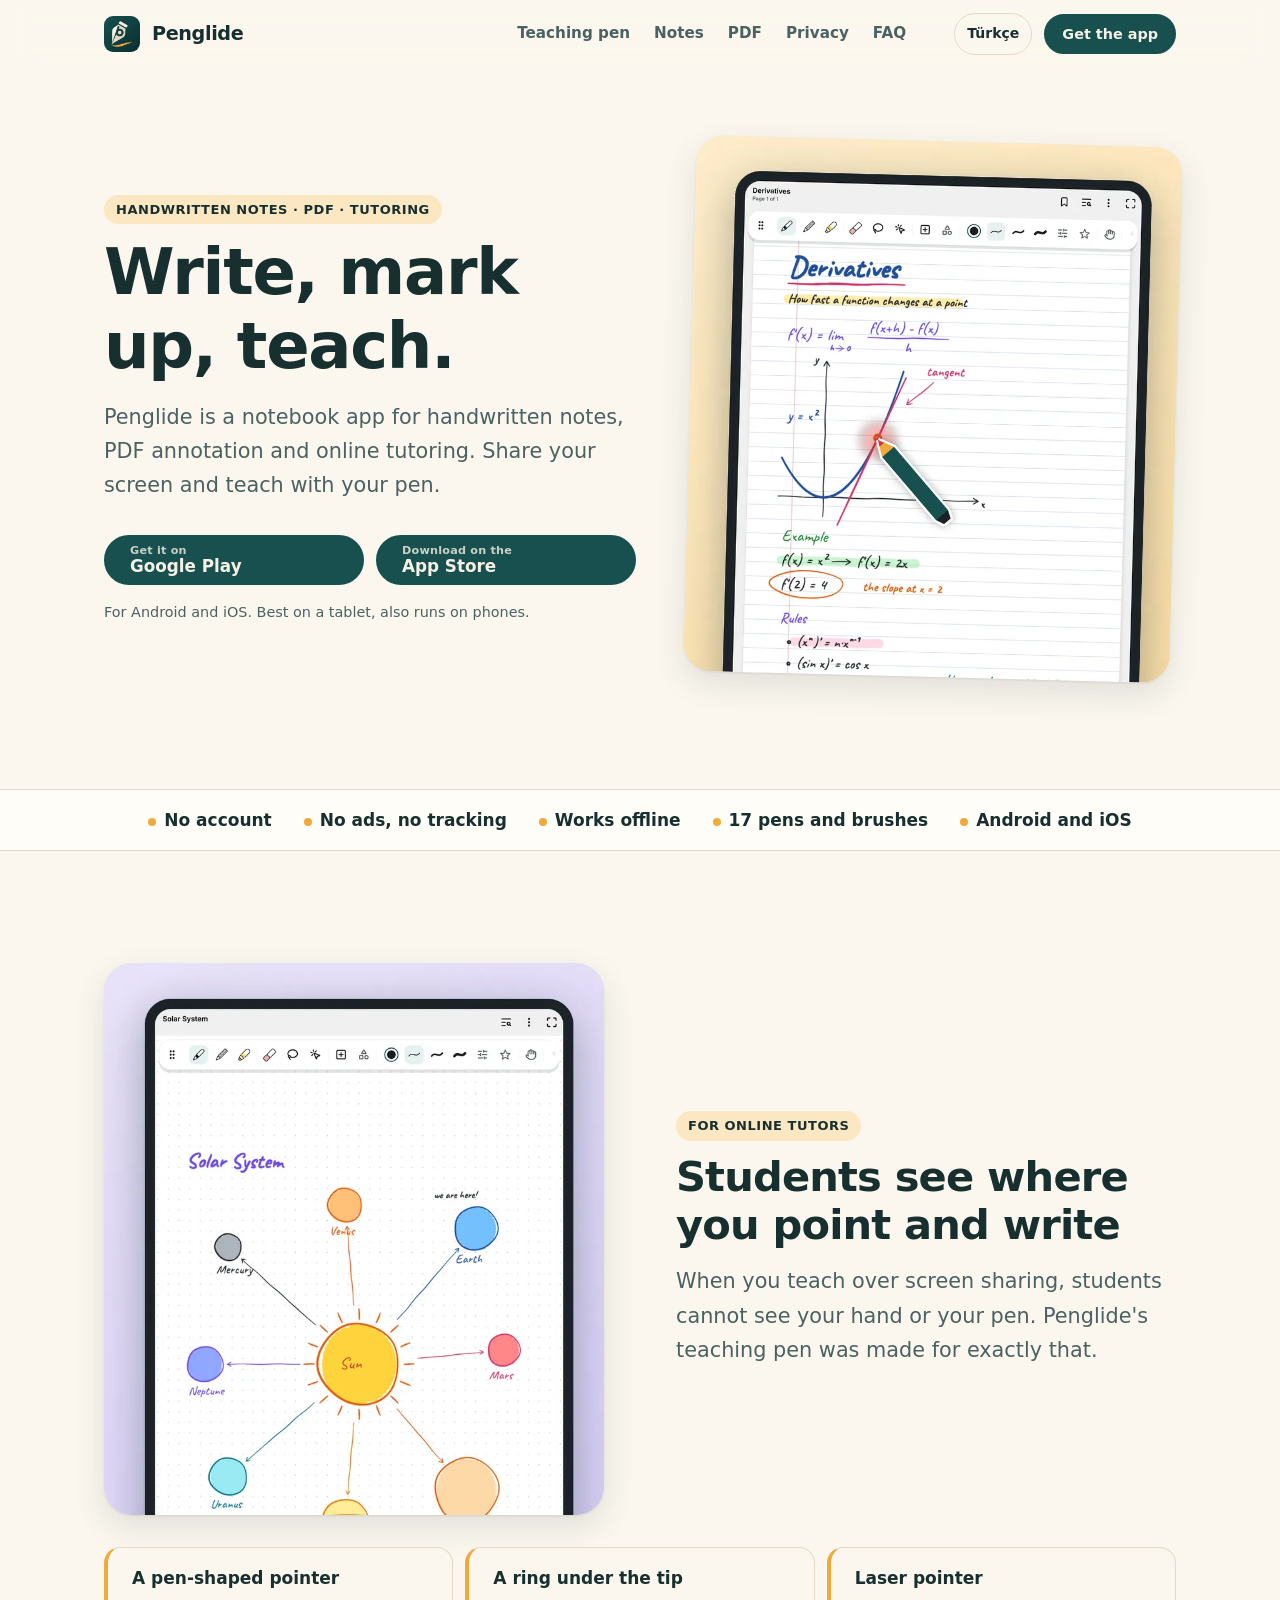
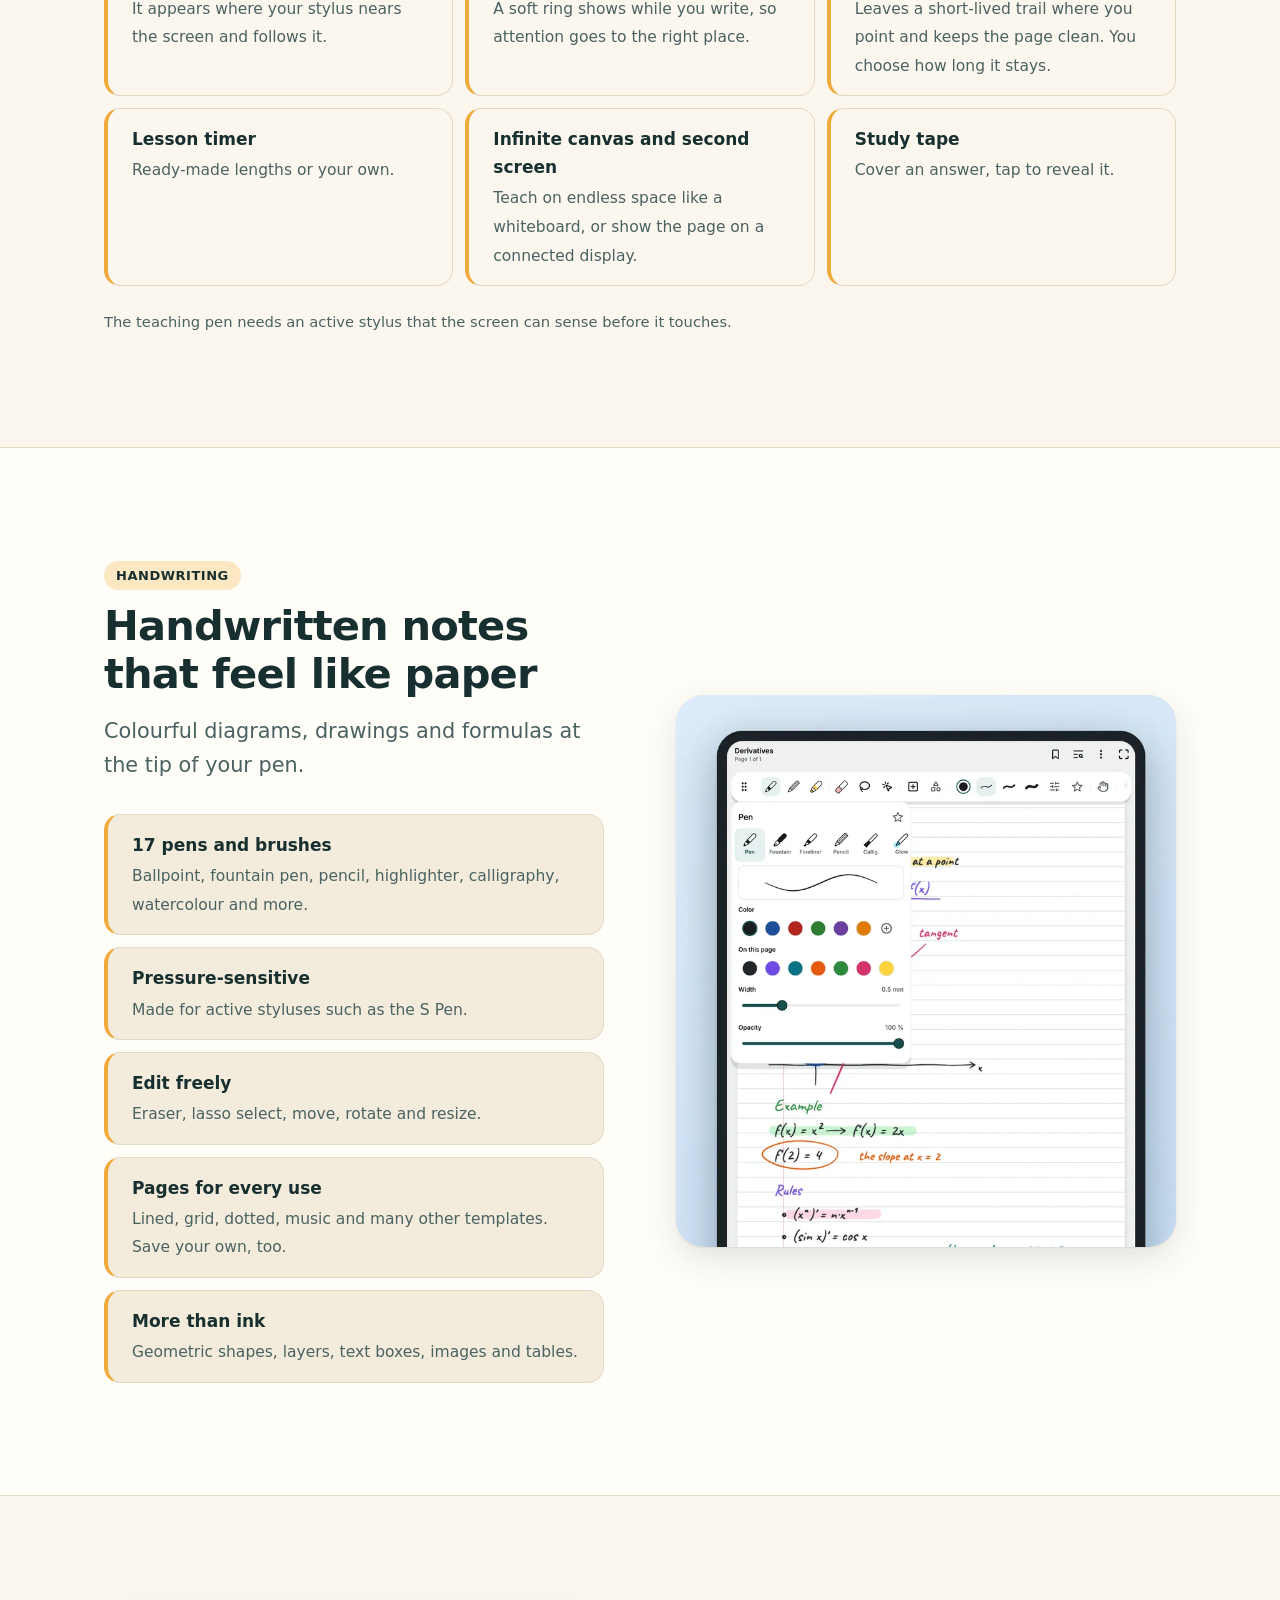
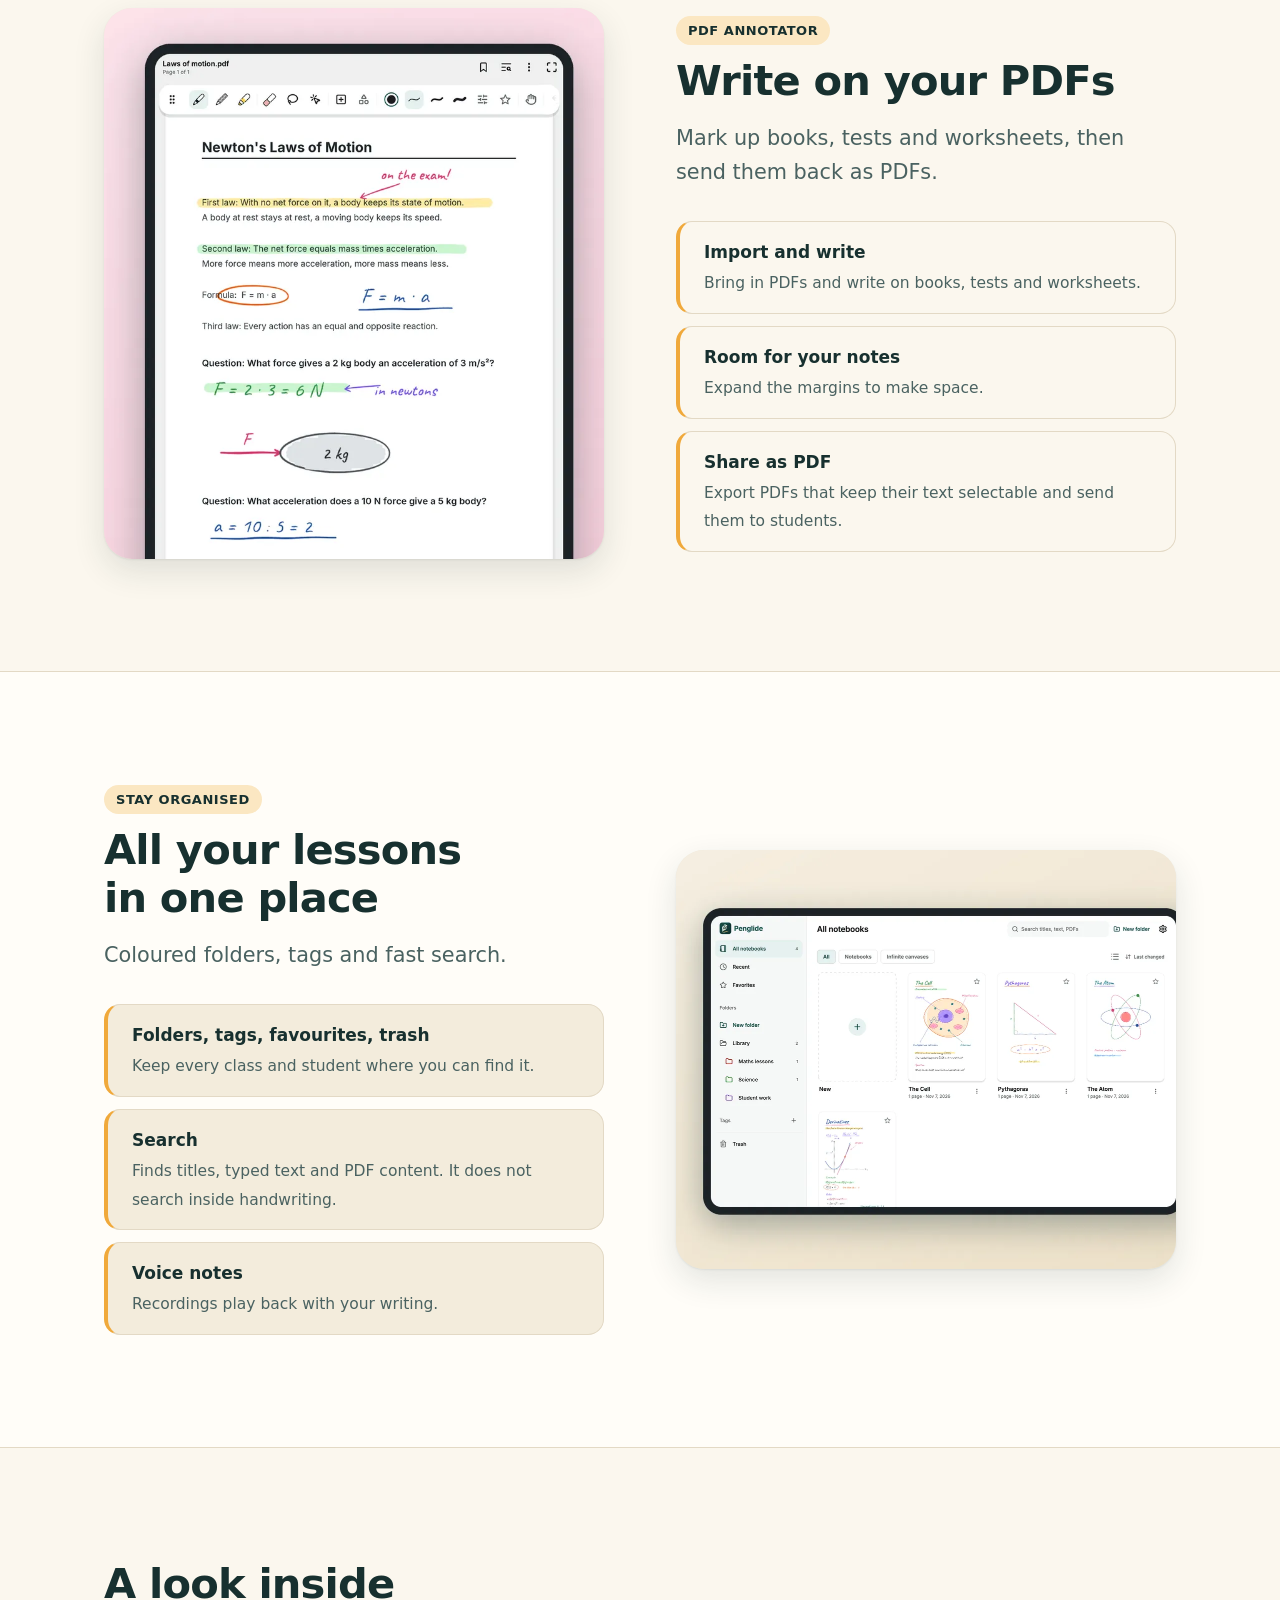
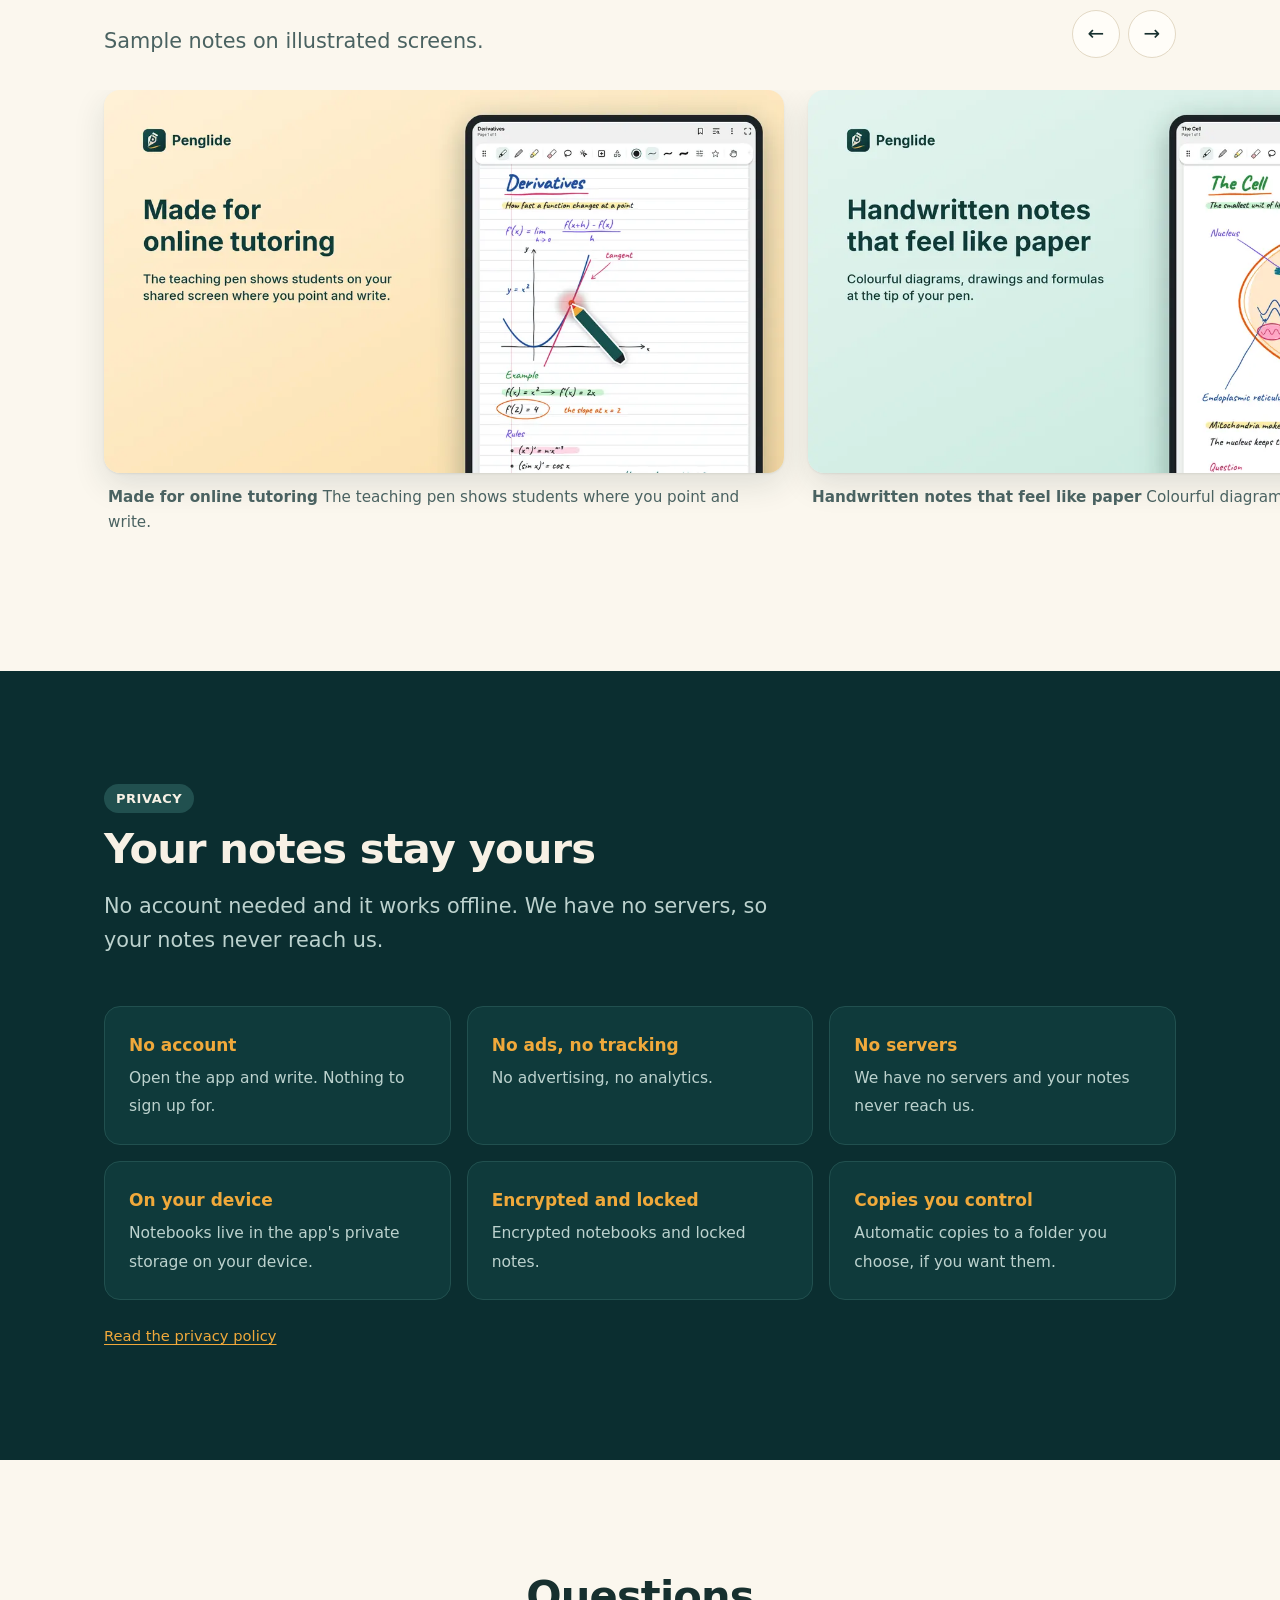
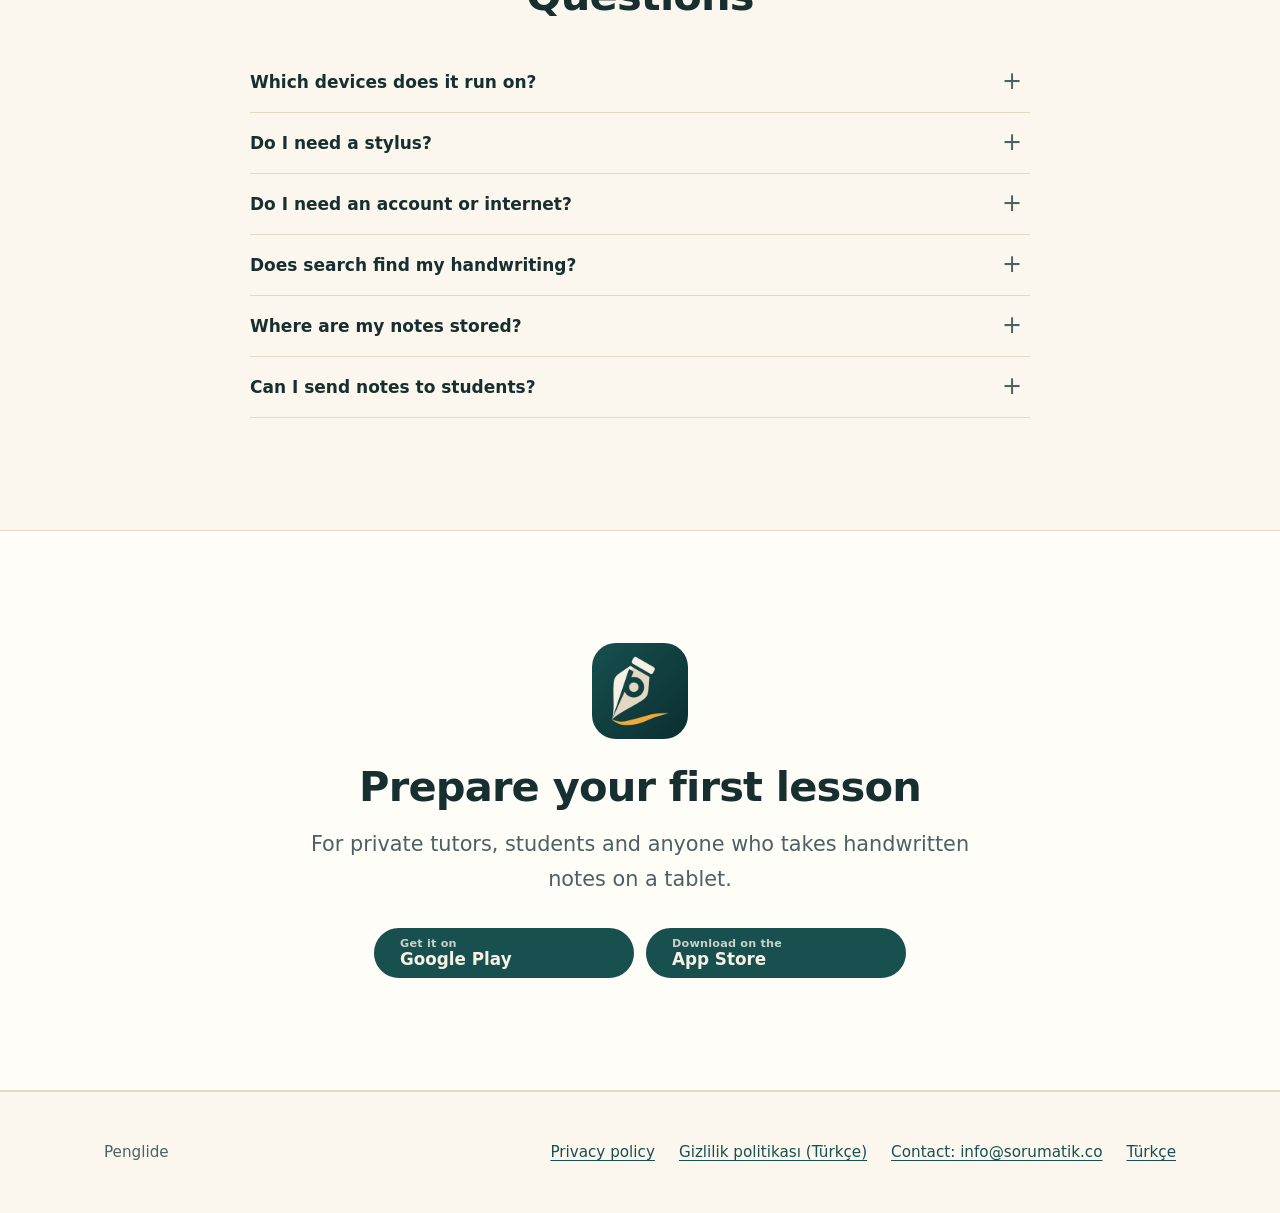
<file: index.html>
<!doctype html>
<html lang="en">
<head>
<meta charset="utf-8">
<meta name="viewport" content="width=device-width,initial-scale=1">
<title>Penglide – Notes, PDF and a pen pointer for online tutors</title>
<meta name="description" content="Penglide is a notebook app for handwritten notes, PDF annotation and online tutoring. A teaching pen shows students where you point. For Android and iOS. No account, no ads.">
<link rel="canonical" href="https://ozkanceng.github.io/penglide/">
<link rel="alternate" hreflang="en" href="https://ozkanceng.github.io/penglide/">
<link rel="alternate" hreflang="tr" href="https://ozkanceng.github.io/penglide/tr/">
<link rel="alternate" hreflang="x-default" href="https://ozkanceng.github.io/penglide/">
<meta name="theme-color" content="#0b2e30">
<meta property="og:type" content="website">
<meta property="og:site_name" content="Penglide">
<meta property="og:title" content="Penglide – Notes, PDF and a pen pointer for online tutors">
<meta property="og:description" content="Penglide is a notebook app for handwritten notes, PDF annotation and online tutoring. A teaching pen shows students where you point. For Android and iOS. No account, no ads.">
<meta property="og:url" content="https://ozkanceng.github.io/penglide/">
<meta property="og:image" content="https://ozkanceng.github.io/penglide/img/og-en.jpg">
<meta property="og:image:width" content="1024">
<meta property="og:image:height" content="500">
<meta property="og:locale" content="en_US">
<meta name="twitter:card" content="summary_large_image">
<link rel="icon" href="favicon.svg" type="image/svg+xml">
<link rel="apple-touch-icon" href="apple-touch-icon.png">
<link rel="stylesheet" href="assets/site.css">
<script type="application/ld+json">{"@context": "https://schema.org", "@type": "SoftwareApplication", "name": "Penglide", "applicationCategory": "ProductivityApplication", "operatingSystem": "Android, iOS", "description": "Penglide is a notebook app for handwritten notes, PDF annotation and online tutoring. A teaching pen shows students where you point. For Android and iOS. No account, no ads.", "url": "https://ozkanceng.github.io/penglide/", "image": "https://ozkanceng.github.io/penglide/img/og-en.jpg", "inLanguage": "en", "downloadUrl": "https://play.google.com/store/apps/details?id=co.sorumatik.penglide"}</script>
</head>
<body>
<a class="skip" href="#main">Skip to content</a>
<header class="site-header">
<div class="wrap bar">
<a class="brand" href="./"><img src="img/logo-256.png" width="36" height="36" alt="Penglide app icon">Penglide</a>
<nav class="nav" aria-label="Main"><a href="#teach">Teaching pen</a><a href="#notes">Notes</a><a href="#pdf">PDF</a><a href="#privacy">Privacy</a><a href="#faq">FAQ</a></nav>
<div class="bar-end">
<a class="lang" href="tr/" hreflang="tr" lang="tr">Türkçe</a>
<a class="btn" href="#get">Get the app</a>
</div>
</div>
</header>
<main id="main">
<div class="hero"><div class="wrap hero-grid">
<div>
<span class="eyebrow">Handwritten notes · PDF · Tutoring</span>
<h1>Write, mark up, teach.</h1>
<p class="lead">Penglide is a notebook app for handwritten notes, PDF annotation and online tutoring. Share your screen and teach with your pen.</p>
<div class="cta-row"><a class="btn store" href="https://play.google.com/store/apps/details?id=co.sorumatik.penglide" rel="noopener"><small>Get it on</small><span>Google Play</span></a><a class="btn store" href="https://apps.apple.com/app/id6832604634" rel="noopener"><small>Download on the</small><span>App Store</span></a></div>
<p class="note">For Android and iOS. Best on a tablet, also runs on phones.</p>
</div>
<div class="device"><img src="img/en-dev-1.webp" width="800" height="881" alt="A tablet showing a handwritten calculus page with the teaching pen pointing at a curve" fetchpriority="high" decoding="async"></div>
</div></div>
<div class="strip"><div class="wrap"><ul><li>No account</li><li>No ads, no tracking</li><li>Works offline</li><li>17 pens and brushes</li><li>Android and iOS</li></ul></div></div>

<section id="teach"><div class="wrap">
<div class="split flip">
<div class="device"><img src="img/en-dev-5.webp" width="800" height="881" alt="A tablet with an infinite canvas showing a hand-drawn solar system diagram" loading="lazy" decoding="async"></div>
<div><span class="eyebrow">For online tutors</span><h2>Students see where you point and write</h2><p class="lead">When you teach over screen sharing, students cannot see your hand or your pen. Penglide&#x27;s teaching pen was made for exactly that.</p></div>
</div>
<ul class="points cols"><li><b>A pen-shaped pointer</b><span>It appears where your stylus nears the screen and follows it.</span></li><li><b>A ring under the tip</b><span>A soft ring shows while you write, so attention goes to the right place.</span></li><li><b>Laser pointer</b><span>Leaves a short-lived trail where you point and keeps the page clean. You choose how long it stays.</span></li><li><b>Lesson timer</b><span>Ready-made lengths or your own.</span></li><li><b>Infinite canvas and second screen</b><span>Teach on endless space like a whiteboard, or show the page on a connected display.</span></li><li><b>Study tape</b><span>Cover an answer, tap to reveal it.</span></li></ul>
<p class="fine">The teaching pen needs an active stylus that the screen can sense before it touches.</p>
</div></section>

<section id="notes" class="alt"><div class="wrap split">
<div><span class="eyebrow">Handwriting</span><h2>Handwritten notes that feel like paper</h2><p class="lead">Colourful diagrams, drawings and formulas at the tip of your pen.</p>
<ul class="points "><li><b>17 pens and brushes</b><span>Ballpoint, fountain pen, pencil, highlighter, calligraphy, watercolour and more.</span></li><li><b>Pressure-sensitive</b><span>Made for active styluses such as the S Pen.</span></li><li><b>Edit freely</b><span>Eraser, lasso select, move, rotate and resize.</span></li><li><b>Pages for every use</b><span>Lined, grid, dotted, music and many other templates. Save your own, too.</span></li><li><b>More than ink</b><span>Geometric shapes, layers, text boxes, images and tables.</span></li></ul></div>
<div class="device"><img src="img/en-dev-4.webp" width="800" height="881" alt="A tablet showing the pen settings panel with colours, width and opacity" loading="lazy" decoding="async"></div>
</div></section>

<section id="pdf"><div class="wrap split flip">
<div class="device"><img src="img/en-dev-3.webp" width="800" height="881" alt="A tablet showing a physics worksheet PDF with handwritten answers and highlights" loading="lazy" decoding="async"></div>
<div><span class="eyebrow">PDF annotator</span><h2>Write on your PDFs</h2><p class="lead">Mark up books, tests and worksheets, then send them back as PDFs.</p>
<ul class="points "><li><b>Import and write</b><span>Bring in PDFs and write on books, tests and worksheets.</span></li><li><b>Room for your notes</b><span>Expand the margins to make space.</span></li><li><b>Share as PDF</b><span>Export PDFs that keep their text selectable and send them to students.</span></li></ul></div>
</div></section>

<section id="organise" class="alt"><div class="wrap split wide">
<div><span class="eyebrow">Stay organised</span><h2>All your lessons in one place</h2><p class="lead">Coloured folders, tags and fast search.</p>
<ul class="points "><li><b>Folders, tags, favourites, trash</b><span>Keep every class and student where you can find it.</span></li><li><b>Search</b><span>Finds titles, typed text and PDF content. It does not search inside handwriting.</span></li><li><b>Voice notes</b><span>Recordings play back with your writing.</span></li></ul></div>
<div class="device"><img src="img/en-dev-6.webp" width="1000" height="837" alt="A tablet showing the library with coloured folders and notebook thumbnails" loading="lazy" decoding="async"></div>
</div></section>

<section id="gallery"><div class="wrap gallery-head">
<div><h2>A look inside</h2><p class="lead">Sample notes on illustrated screens.</p></div>
<div class="arrows"><button type="button" data-gallery="prev" aria-label="Previous screen">&larr;</button><button type="button" data-gallery="next" aria-label="Next screen">&rarr;</button></div>
</div>
<ul class="track" tabindex="0" aria-label="A look inside"><li><figure><img src="img/en-shot-1.webp" width="1100" height="619" alt="A calculus page with the teaching pen pointing at a curve" loading="lazy" decoding="async"><figcaption><b>Made for online tutoring</b> The teaching pen shows students where you point and write.</figcaption></figure></li><li><figure><img src="img/en-shot-2.webp" width="1100" height="619" alt="A hand-drawn cell diagram with labels" loading="lazy" decoding="async"><figcaption><b>Handwritten notes that feel like paper</b> Colourful diagrams, drawings and formulas.</figcaption></figure></li><li><figure><img src="img/en-shot-3.webp" width="1100" height="619" alt="A physics PDF with handwritten answers" loading="lazy" decoding="async"><figcaption><b>Write on your PDFs</b> Mark up books, tests and worksheets.</figcaption></figure></li><li><figure><img src="img/en-shot-4.webp" width="1100" height="619" alt="The pen panel with colours and widths" loading="lazy" decoding="async"><figcaption><b>17 pens and brushes</b> Highlighter, calligraphy, laser pointer and any colour.</figcaption></figure></li><li><figure><img src="img/en-shot-5.webp" width="1100" height="619" alt="A hand-drawn solar system on an infinite canvas" loading="lazy" decoding="async"><figcaption><b>An infinite canvas, like a whiteboard</b> Teach on endless space.</figcaption></figure></li><li><figure><img src="img/en-shot-6.webp" width="1100" height="619" alt="The library with folders and notebooks" loading="lazy" decoding="async"><figcaption><b>All your lessons in one place</b> Coloured folders, tags and fast search.</figcaption></figure></li><li><figure><img src="img/en-shot-7.webp" width="1100" height="619" alt="The calculus page in dark mode" loading="lazy" decoding="async"><figcaption><b>Easy on the eyes in dark mode</b> A calm screen for evening lessons.</figcaption></figure></li></ul></section>

<section id="privacy" class="privacy"><div class="wrap">
<span class="eyebrow">Privacy</span><h2>Your notes stay yours</h2><p class="lead">No account needed and it works offline. We have no servers, so your notes never reach us.</p>
<ul class="facts"><li><b>No account</b><span>Open the app and write. Nothing to sign up for.</span></li><li><b>No ads, no tracking</b><span>No advertising, no analytics.</span></li><li><b>No servers</b><span>We have no servers and your notes never reach us.</span></li><li><b>On your device</b><span>Notebooks live in the app&#x27;s private storage on your device.</span></li><li><b>Encrypted and locked</b><span>Encrypted notebooks and locked notes.</span></li><li><b>Copies you control</b><span>Automatic copies to a folder you choose, if you want them.</span></li></ul>
<p class="fine"><a href="privacy.html">Read the privacy policy</a></p>
</div></section>

<section id="faq"><div class="wrap"><h2 class="center">Questions</h2><div class="faq"><details><summary>Which devices does it run on?</summary><p>Penglide is designed for tablets and also runs on phones. It is available for Android and iOS.</p></details><details><summary>Do I need a stylus?</summary><p>You can write with a finger or a stylus. Active styluses such as the S Pen give pressure-sensitive writing. The teaching pen needs an active stylus that the screen can sense before it touches.</p></details><details><summary>Do I need an account or internet?</summary><p>No. Penglide needs no account and works offline.</p></details><details><summary>Does search find my handwriting?</summary><p>No. Search finds titles, typed text and PDF content, not what is written by hand.</p></details><details><summary>Where are my notes stored?</summary><p>On your device. If you choose a library folder in Settings, copies are also written there. See the privacy policy for the details.</p></details><details><summary>Can I send notes to students?</summary><p>Yes. Export a notebook as a PDF that keeps its text selectable, then share it from the system share sheet.</p></details></div></div></section>

<section id="get" class="alt final"><div class="wrap">
<img src="img/logo-256.png" width="96" height="96" alt="" style="margin:0 auto var(--s5);border-radius:24px">
<h2>Prepare your first lesson</h2><p class="lead" style="margin-inline:auto">For private tutors, students and anyone who takes handwritten notes on a tablet.</p>
<div class="cta-row"><a class="btn store" href="https://play.google.com/store/apps/details?id=co.sorumatik.penglide" rel="noopener"><small>Get it on</small><span>Google Play</span></a><a class="btn store" href="https://apps.apple.com/app/id6832604634" rel="noopener"><small>Download on the</small><span>App Store</span></a></div>
</div></section>
</main>
<footer class="site-footer"><div class="wrap foot">
<span>Penglide</span>
<nav aria-label="Footer">
<a href="privacy.html">Privacy policy</a>
<a href="privacy-tr.html">Gizlilik politikası (Türkçe)</a>
<a href="mailto:info@sorumatik.co">Contact: info@sorumatik.co</a>
<a href="tr/" hreflang="tr" lang="tr">Türkçe</a>
</nav></div></footer>
<script src="assets/site.js" defer></script>
</body>
</html>
</file>
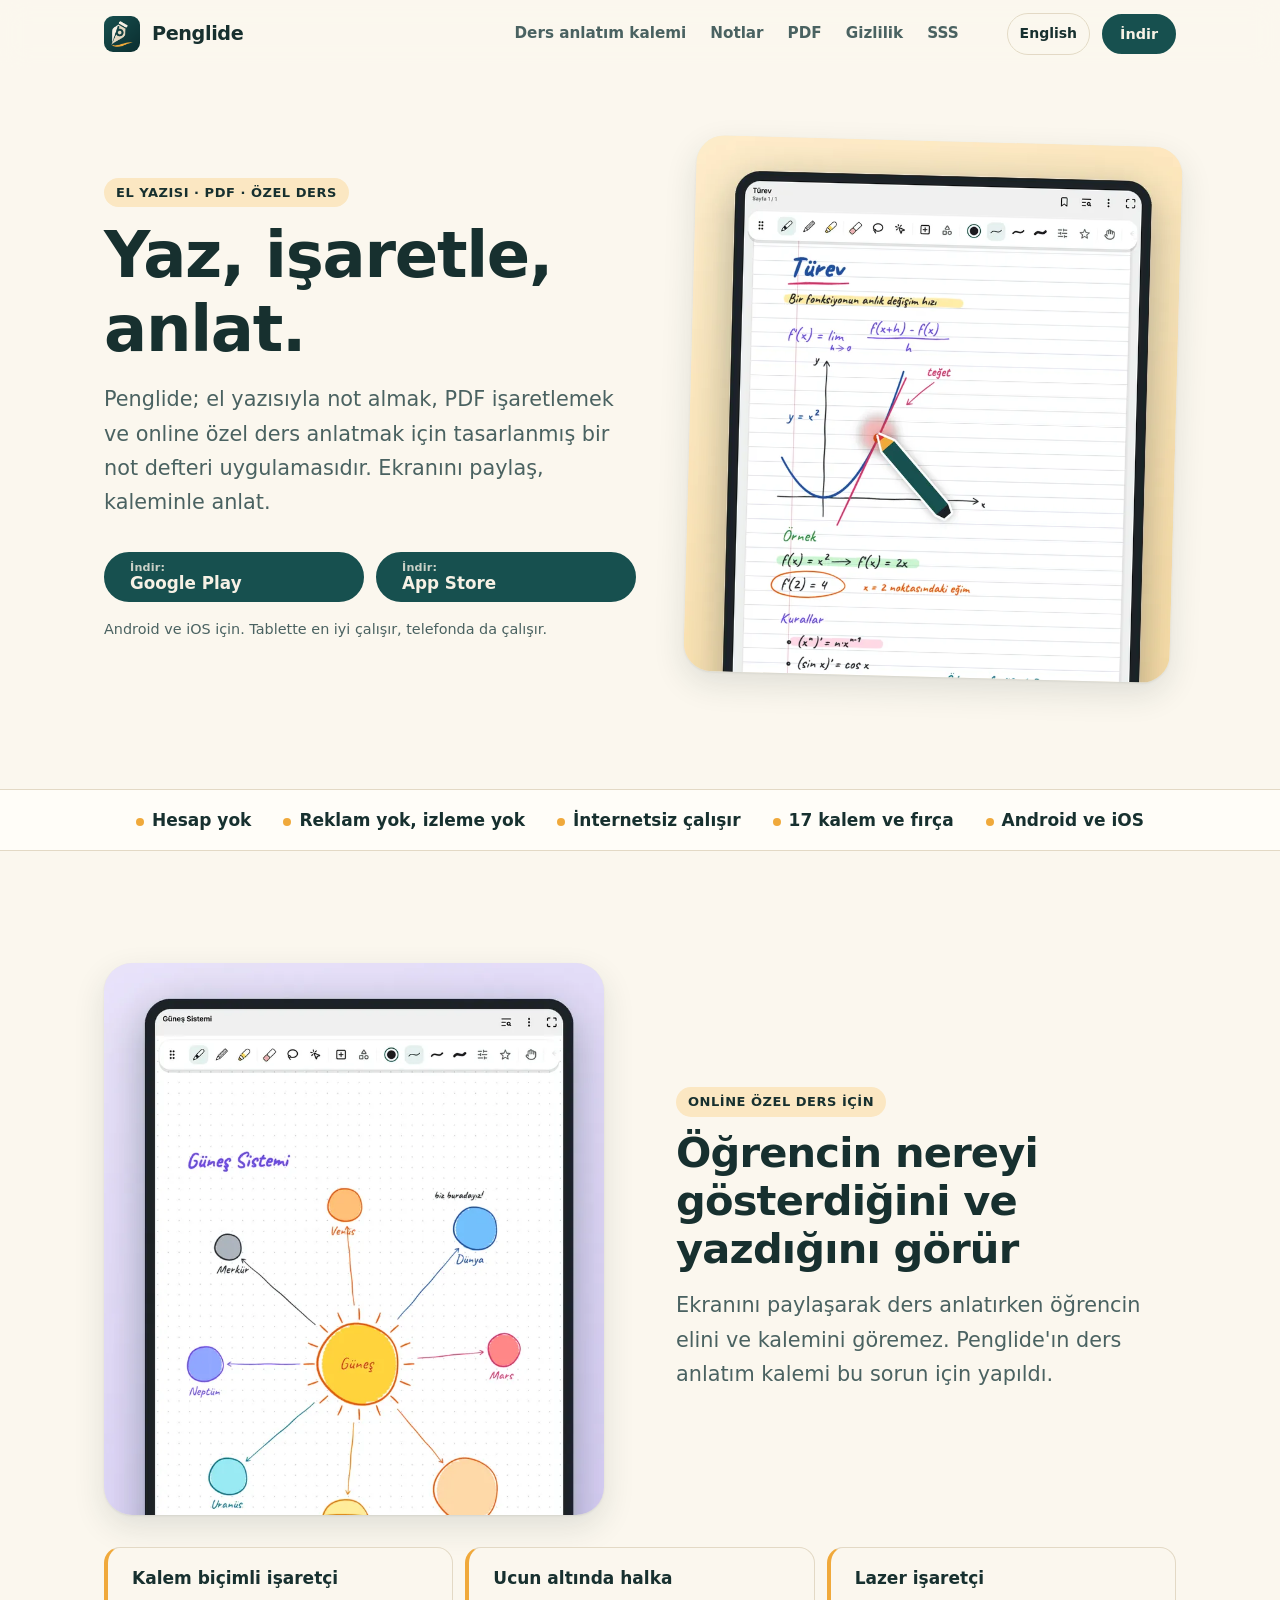
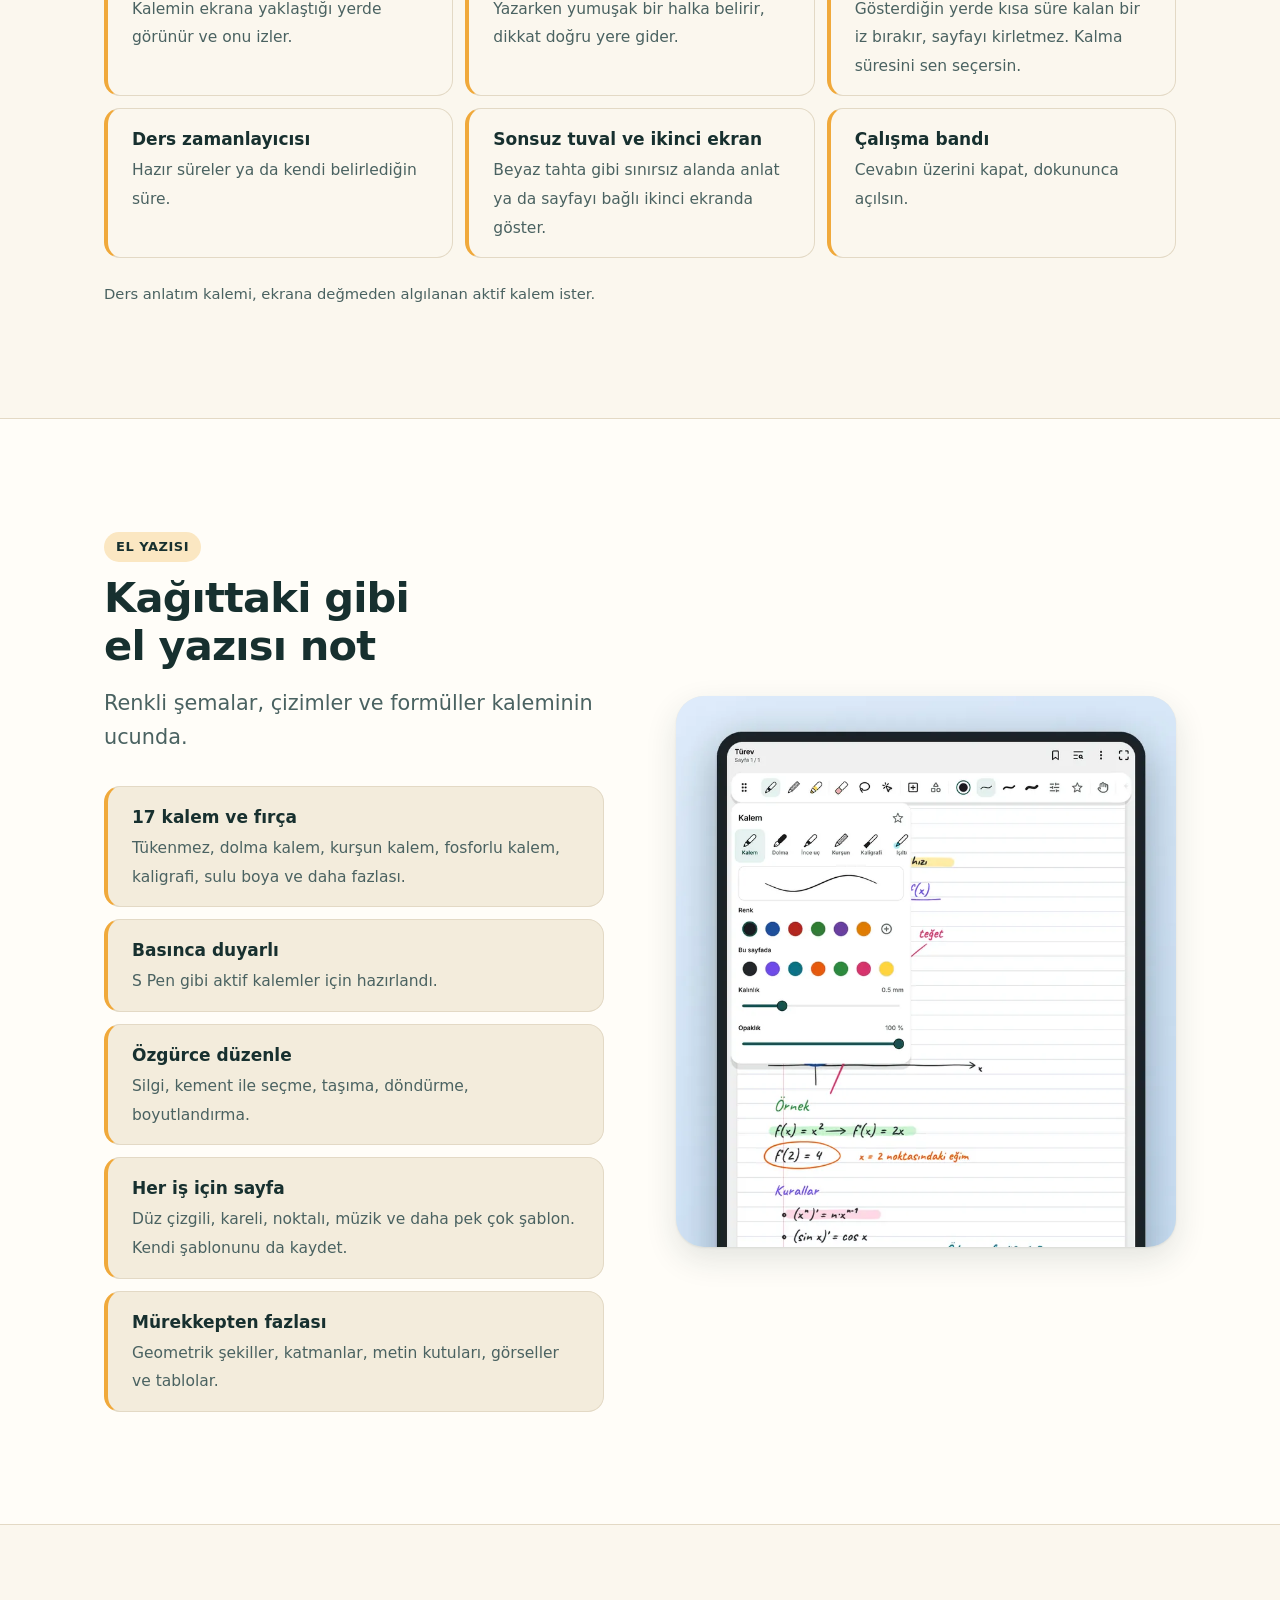
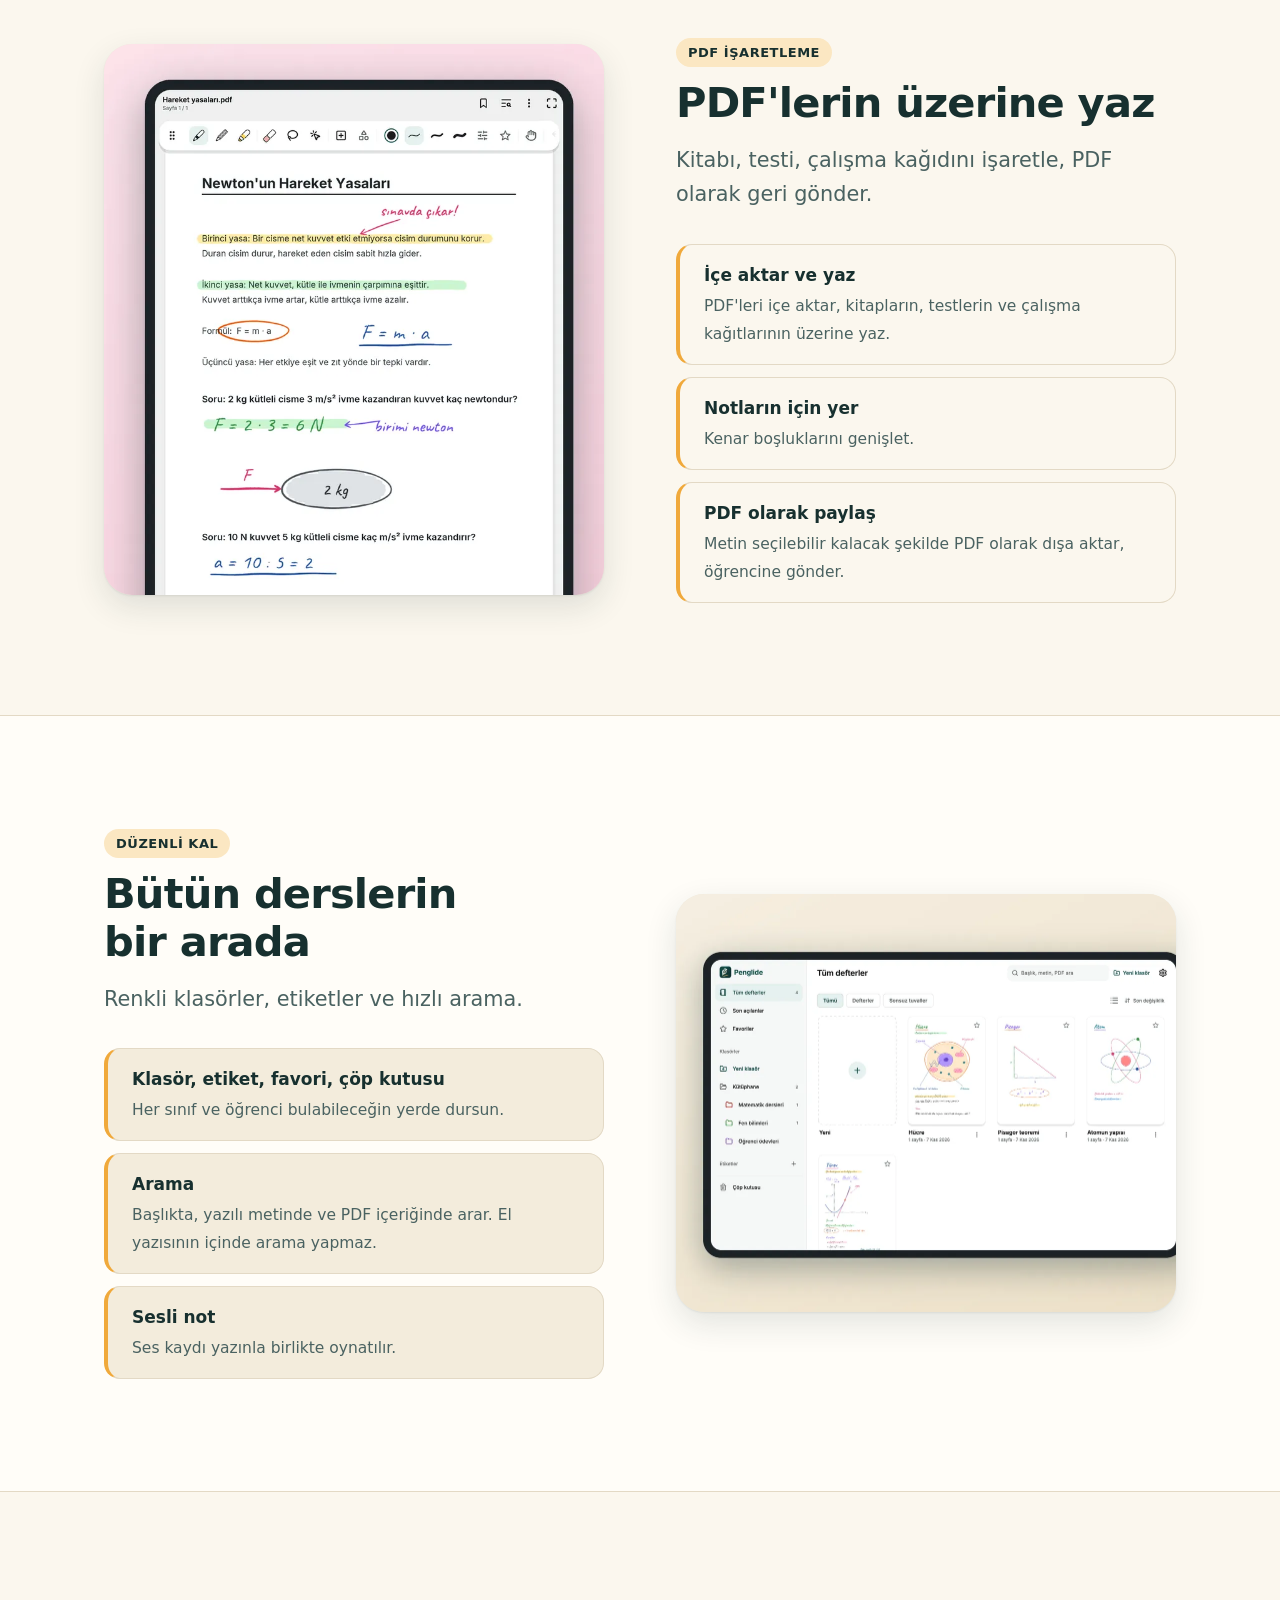
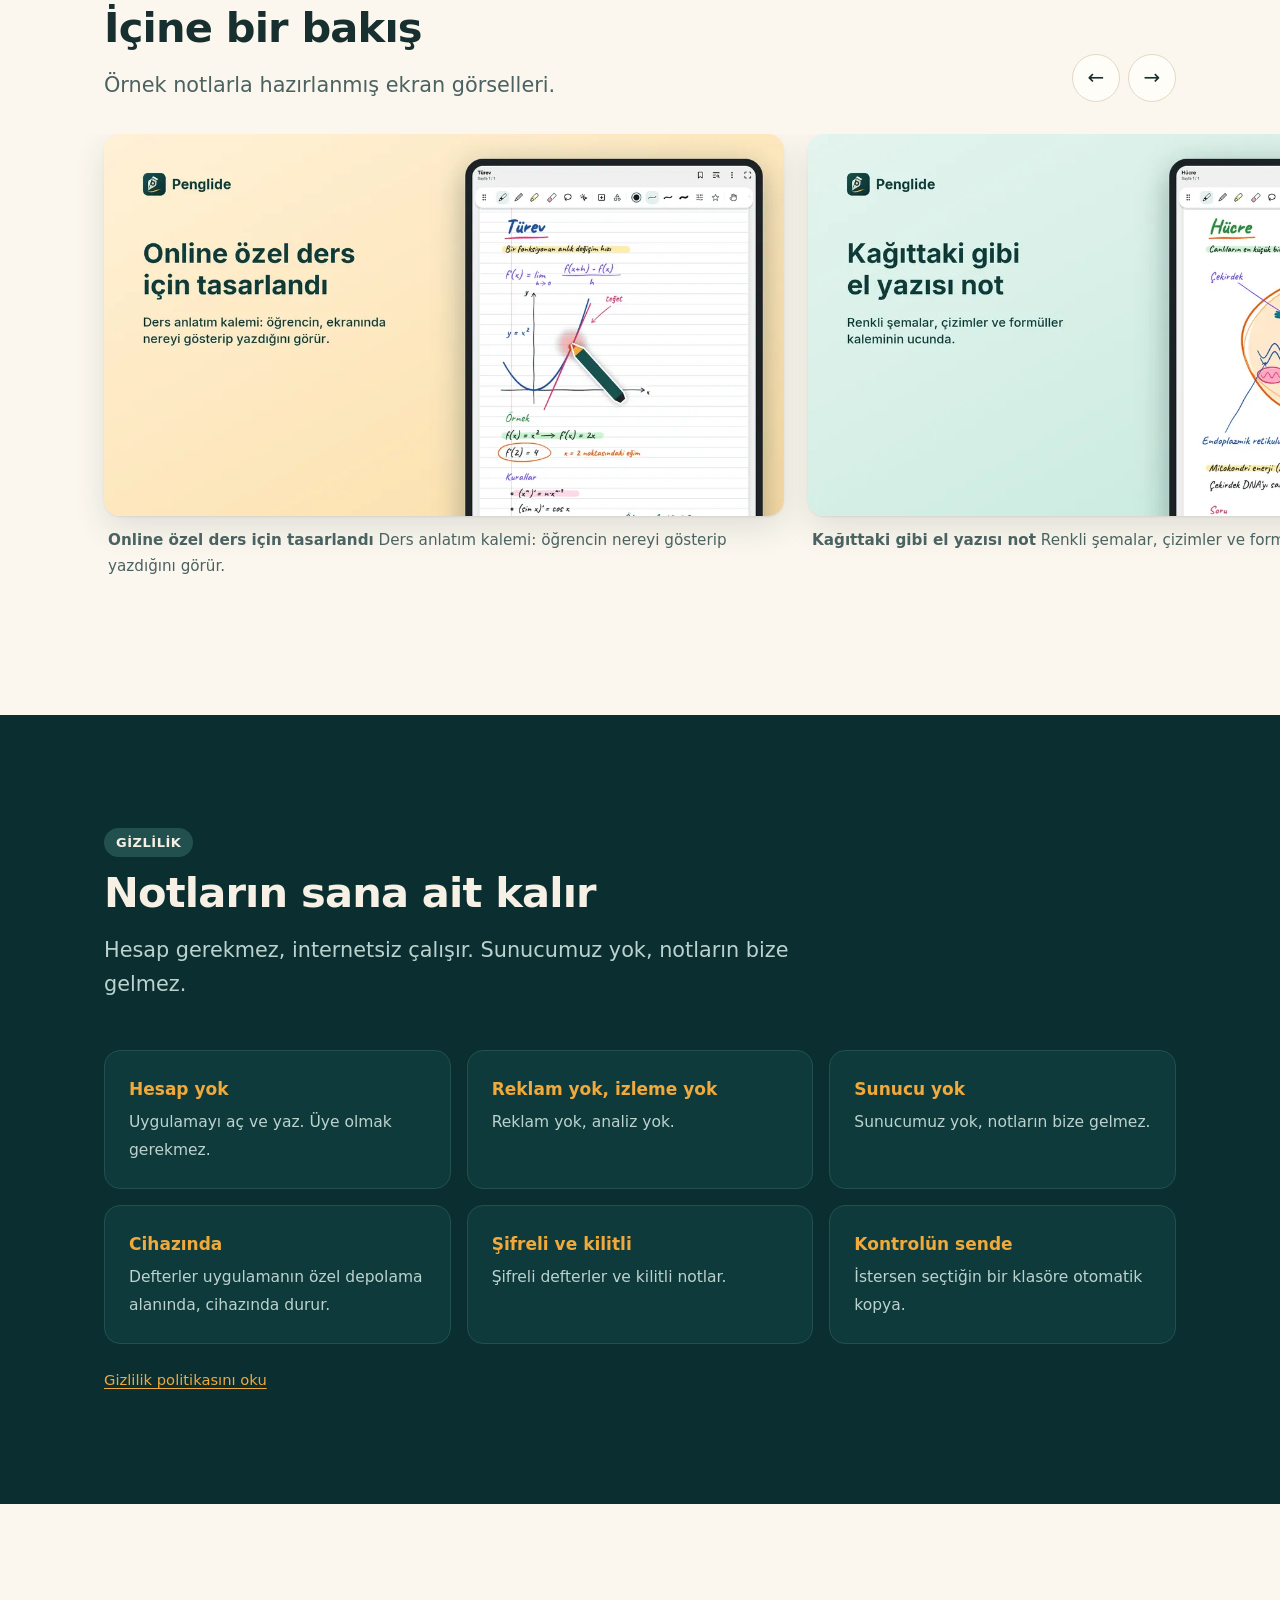
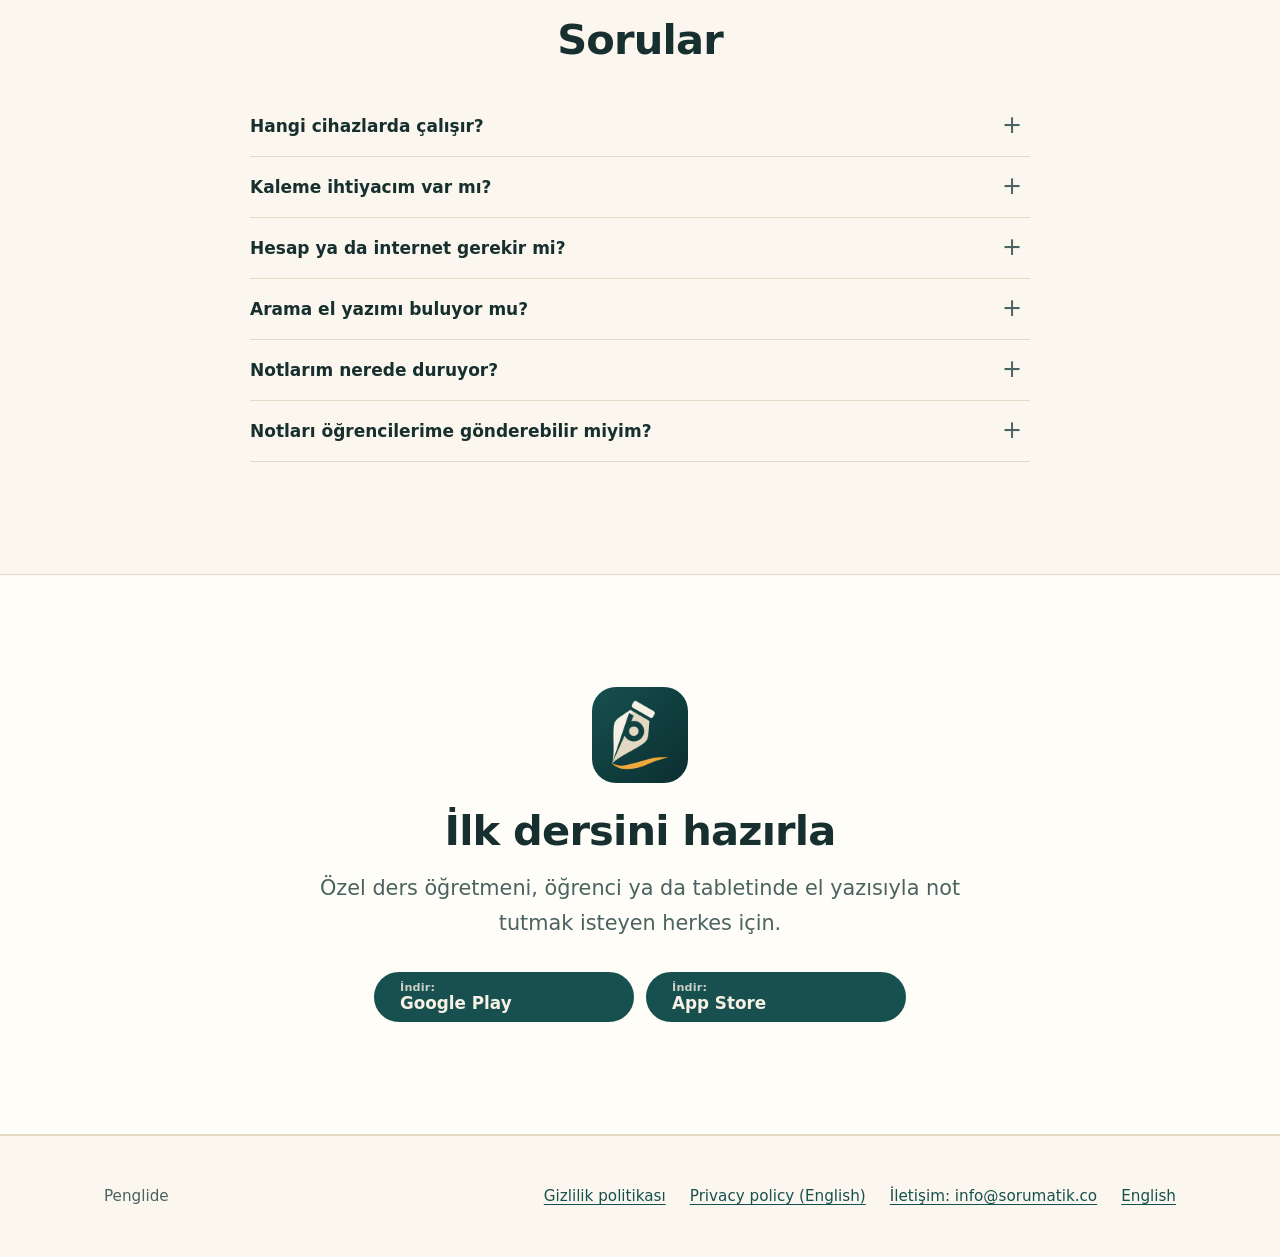
<file: tr/index.html>
<!doctype html>
<html lang="tr">
<head>
<meta charset="utf-8">
<meta name="viewport" content="width=device-width,initial-scale=1">
<title>Penglide – Not, PDF ve online özel ders için ders anlatım kalemi</title>
<meta name="description" content="Penglide; el yazısı not almak, PDF işaretlemek ve online özel ders anlatmak için bir not defteri uygulamasıdır. Ders anlatım kalemi öğrencine nereyi gösterdiğini gösterir. Android ve iOS. Hesap yok, reklam yok.">
<link rel="canonical" href="https://ozkanceng.github.io/penglide/tr/">
<link rel="alternate" hreflang="en" href="https://ozkanceng.github.io/penglide/">
<link rel="alternate" hreflang="tr" href="https://ozkanceng.github.io/penglide/tr/">
<link rel="alternate" hreflang="x-default" href="https://ozkanceng.github.io/penglide/">
<meta name="theme-color" content="#0b2e30">
<meta property="og:type" content="website">
<meta property="og:site_name" content="Penglide">
<meta property="og:title" content="Penglide – Not, PDF ve online özel ders için ders anlatım kalemi">
<meta property="og:description" content="Penglide; el yazısı not almak, PDF işaretlemek ve online özel ders anlatmak için bir not defteri uygulamasıdır. Ders anlatım kalemi öğrencine nereyi gösterdiğini gösterir. Android ve iOS. Hesap yok, reklam yok.">
<meta property="og:url" content="https://ozkanceng.github.io/penglide/tr/">
<meta property="og:image" content="https://ozkanceng.github.io/penglide/img/og-tr.jpg">
<meta property="og:image:width" content="1024">
<meta property="og:image:height" content="500">
<meta property="og:locale" content="tr_TR">
<meta name="twitter:card" content="summary_large_image">
<link rel="icon" href="../favicon.svg" type="image/svg+xml">
<link rel="apple-touch-icon" href="../apple-touch-icon.png">
<link rel="stylesheet" href="../assets/site.css">
<script type="application/ld+json">{"@context": "https://schema.org", "@type": "SoftwareApplication", "name": "Penglide", "applicationCategory": "ProductivityApplication", "operatingSystem": "Android, iOS", "description": "Penglide; el yazısı not almak, PDF işaretlemek ve online özel ders anlatmak için bir not defteri uygulamasıdır. Ders anlatım kalemi öğrencine nereyi gösterdiğini gösterir. Android ve iOS. Hesap yok, reklam yok.", "url": "https://ozkanceng.github.io/penglide/tr/", "image": "https://ozkanceng.github.io/penglide/img/og-tr.jpg", "inLanguage": "tr", "downloadUrl": "https://play.google.com/store/apps/details?id=co.sorumatik.penglide"}</script>
</head>
<body>
<a class="skip" href="#main">İçeriğe geç</a>
<header class="site-header">
<div class="wrap bar">
<a class="brand" href="./"><img src="../img/logo-256.png" width="36" height="36" alt="Penglide uygulama simgesi">Penglide</a>
<nav class="nav" aria-label="Ana"><a href="#teach">Ders anlatım kalemi</a><a href="#notes">Notlar</a><a href="#pdf">PDF</a><a href="#privacy">Gizlilik</a><a href="#faq">SSS</a></nav>
<div class="bar-end">
<a class="lang" href="../" hreflang="en" lang="en">English</a>
<a class="btn" href="#get">İndir</a>
</div>
</div>
</header>
<main id="main">
<div class="hero"><div class="wrap hero-grid">
<div>
<span class="eyebrow">El yazısı · PDF · Özel ders</span>
<h1>Yaz, işaretle, anlat.</h1>
<p class="lead">Penglide; el yazısıyla not almak, PDF işaretlemek ve online özel ders anlatmak için tasarlanmış bir not defteri uygulamasıdır. Ekranını paylaş, kaleminle anlat.</p>
<div class="cta-row"><a class="btn store" href="https://play.google.com/store/apps/details?id=co.sorumatik.penglide" rel="noopener"><small>İndir:</small><span>Google Play</span></a><a class="btn store" href="https://apps.apple.com/tr/app/penglide-not-pdf-%C3%B6zel-ders/id6832604634?l=tr" rel="noopener"><small>İndir:</small><span>App Store</span></a></div>
<p class="note">Android ve iOS için. Tablette en iyi çalışır, telefonda da çalışır.</p>
</div>
<div class="device"><img src="../img/tr-dev-1.webp" width="800" height="881" alt="Ders anlatım kalemiyle bir eğriyi gösteren, el yazısı türev sayfası açık bir tablet" fetchpriority="high" decoding="async"></div>
</div></div>
<div class="strip"><div class="wrap"><ul><li>Hesap yok</li><li>Reklam yok, izleme yok</li><li>İnternetsiz çalışır</li><li>17 kalem ve fırça</li><li>Android ve iOS</li></ul></div></div>

<section id="teach"><div class="wrap">
<div class="split flip">
<div class="device"><img src="../img/tr-dev-5.webp" width="800" height="881" alt="Elle çizilmiş bir Güneş Sistemi şemasının olduğu sonsuz tuval açık bir tablet" loading="lazy" decoding="async"></div>
<div><span class="eyebrow">Online özel ders için</span><h2>Öğrencin nereyi gösterdiğini ve yazdığını görür</h2><p class="lead">Ekranını paylaşarak ders anlatırken öğrencin elini ve kalemini göremez. Penglide&#x27;ın ders anlatım kalemi bu sorun için yapıldı.</p></div>
</div>
<ul class="points cols"><li><b>Kalem biçimli işaretçi</b><span>Kalemin ekrana yaklaştığı yerde görünür ve onu izler.</span></li><li><b>Ucun altında halka</b><span>Yazarken yumuşak bir halka belirir, dikkat doğru yere gider.</span></li><li><b>Lazer işaretçi</b><span>Gösterdiğin yerde kısa süre kalan bir iz bırakır, sayfayı kirletmez. Kalma süresini sen seçersin.</span></li><li><b>Ders zamanlayıcısı</b><span>Hazır süreler ya da kendi belirlediğin süre.</span></li><li><b>Sonsuz tuval ve ikinci ekran</b><span>Beyaz tahta gibi sınırsız alanda anlat ya da sayfayı bağlı ikinci ekranda göster.</span></li><li><b>Çalışma bandı</b><span>Cevabın üzerini kapat, dokununca açılsın.</span></li></ul>
<p class="fine">Ders anlatım kalemi, ekrana değmeden algılanan aktif kalem ister.</p>
</div></section>

<section id="notes" class="alt"><div class="wrap split">
<div><span class="eyebrow">El yazısı</span><h2>Kağıttaki gibi el yazısı not</h2><p class="lead">Renkli şemalar, çizimler ve formüller kaleminin ucunda.</p>
<ul class="points "><li><b>17 kalem ve fırça</b><span>Tükenmez, dolma kalem, kurşun kalem, fosforlu kalem, kaligrafi, sulu boya ve daha fazlası.</span></li><li><b>Basınca duyarlı</b><span>S Pen gibi aktif kalemler için hazırlandı.</span></li><li><b>Özgürce düzenle</b><span>Silgi, kement ile seçme, taşıma, döndürme, boyutlandırma.</span></li><li><b>Her iş için sayfa</b><span>Düz çizgili, kareli, noktalı, müzik ve daha pek çok şablon. Kendi şablonunu da kaydet.</span></li><li><b>Mürekkepten fazlası</b><span>Geometrik şekiller, katmanlar, metin kutuları, görseller ve tablolar.</span></li></ul></div>
<div class="device"><img src="../img/tr-dev-4.webp" width="800" height="881" alt="Renk, kalınlık ve opaklık ayarlarının görüldüğü kalem paneli açık bir tablet" loading="lazy" decoding="async"></div>
</div></section>

<section id="pdf"><div class="wrap split flip">
<div class="device"><img src="../img/tr-dev-3.webp" width="800" height="881" alt="El yazısı cevaplar ve işaretlemelerle dolu bir fizik çalışma kağıdı PDF’i açık bir tablet" loading="lazy" decoding="async"></div>
<div><span class="eyebrow">PDF işaretleme</span><h2>PDF&#x27;lerin üzerine yaz</h2><p class="lead">Kitabı, testi, çalışma kağıdını işaretle, PDF olarak geri gönder.</p>
<ul class="points "><li><b>İçe aktar ve yaz</b><span>PDF&#x27;leri içe aktar, kitapların, testlerin ve çalışma kağıtlarının üzerine yaz.</span></li><li><b>Notların için yer</b><span>Kenar boşluklarını genişlet.</span></li><li><b>PDF olarak paylaş</b><span>Metin seçilebilir kalacak şekilde PDF olarak dışa aktar, öğrencine gönder.</span></li></ul></div>
</div></section>

<section id="organise" class="alt"><div class="wrap split wide">
<div><span class="eyebrow">Düzenli kal</span><h2>Bütün derslerin bir arada</h2><p class="lead">Renkli klasörler, etiketler ve hızlı arama.</p>
<ul class="points "><li><b>Klasör, etiket, favori, çöp kutusu</b><span>Her sınıf ve öğrenci bulabileceğin yerde dursun.</span></li><li><b>Arama</b><span>Başlıkta, yazılı metinde ve PDF içeriğinde arar. El yazısının içinde arama yapmaz.</span></li><li><b>Sesli not</b><span>Ses kaydı yazınla birlikte oynatılır.</span></li></ul></div>
<div class="device"><img src="../img/tr-dev-6.webp" width="1000" height="837" alt="Renkli klasörlerin ve defter küçük resimlerinin görüldüğü kütüphane açık bir tablet" loading="lazy" decoding="async"></div>
</div></section>

<section id="gallery"><div class="wrap gallery-head">
<div><h2>İçine bir bakış</h2><p class="lead">Örnek notlarla hazırlanmış ekran görselleri.</p></div>
<div class="arrows"><button type="button" data-gallery="prev" aria-label="Önceki ekran">&larr;</button><button type="button" data-gallery="next" aria-label="Sonraki ekran">&rarr;</button></div>
</div>
<ul class="track" tabindex="0" aria-label="İçine bir bakış"><li><figure><img src="../img/tr-shot-1.webp" width="1100" height="619" alt="Ders anlatım kalemiyle bir eğriyi gösteren türev sayfası" loading="lazy" decoding="async"><figcaption><b>Online özel ders için tasarlandı</b> Ders anlatım kalemi: öğrencin nereyi gösterip yazdığını görür.</figcaption></figure></li><li><figure><img src="../img/tr-shot-2.webp" width="1100" height="619" alt="Etiketli, elle çizilmiş hücre şeması" loading="lazy" decoding="async"><figcaption><b>Kağıttaki gibi el yazısı not</b> Renkli şemalar, çizimler ve formüller.</figcaption></figure></li><li><figure><img src="../img/tr-shot-3.webp" width="1100" height="619" alt="El yazısı cevaplı fizik PDF’i" loading="lazy" decoding="async"><figcaption><b>PDF&#x27;lerin üzerine yaz</b> Kitabı, testi, çalışma kağıdını işaretle.</figcaption></figure></li><li><figure><img src="../img/tr-shot-4.webp" width="1100" height="619" alt="Renk ve kalınlık seçimli kalem paneli" loading="lazy" decoding="async"><figcaption><b>17 kalem ve fırça</b> Fosforlu kalem, kaligrafi, lazer işaretleyici ve dilediğin renkler.</figcaption></figure></li><li><figure><img src="../img/tr-shot-5.webp" width="1100" height="619" alt="Sonsuz tuvalde elle çizilmiş Güneş Sistemi" loading="lazy" decoding="async"><figcaption><b>Beyaz tahta gibi sonsuz tuval</b> Konuyu sınırsız alanda anlat.</figcaption></figure></li><li><figure><img src="../img/tr-shot-6.webp" width="1100" height="619" alt="Klasörler ve defterlerle kütüphane" loading="lazy" decoding="async"><figcaption><b>Bütün derslerin bir arada</b> Renkli klasörler, etiketler ve hızlı arama.</figcaption></figure></li><li><figure><img src="../img/tr-shot-7.webp" width="1100" height="619" alt="Karanlık modda türev sayfası" loading="lazy" decoding="async"><figcaption><b>Karanlık modda rahat yaz</b> Akşam dersleri için sakin bir ekran.</figcaption></figure></li></ul></section>

<section id="privacy" class="privacy"><div class="wrap">
<span class="eyebrow">Gizlilik</span><h2>Notların sana ait kalır</h2><p class="lead">Hesap gerekmez, internetsiz çalışır. Sunucumuz yok, notların bize gelmez.</p>
<ul class="facts"><li><b>Hesap yok</b><span>Uygulamayı aç ve yaz. Üye olmak gerekmez.</span></li><li><b>Reklam yok, izleme yok</b><span>Reklam yok, analiz yok.</span></li><li><b>Sunucu yok</b><span>Sunucumuz yok, notların bize gelmez.</span></li><li><b>Cihazında</b><span>Defterler uygulamanın özel depolama alanında, cihazında durur.</span></li><li><b>Şifreli ve kilitli</b><span>Şifreli defterler ve kilitli notlar.</span></li><li><b>Kontrolün sende</b><span>İstersen seçtiğin bir klasöre otomatik kopya.</span></li></ul>
<p class="fine"><a href="../privacy-tr.html">Gizlilik politikasını oku</a></p>
</div></section>

<section id="faq"><div class="wrap"><h2 class="center">Sorular</h2><div class="faq"><details><summary>Hangi cihazlarda çalışır?</summary><p>Penglide tablet için tasarlandı, telefonda da çalışır. Android ve iOS için mevcuttur.</p></details><details><summary>Kaleme ihtiyacım var mı?</summary><p>Parmakla ya da kalemle yazabilirsin. S Pen gibi aktif kalemler basınca duyarlı yazım sağlar. Ders anlatım kalemi, ekrana değmeden algılanan aktif kalem ister.</p></details><details><summary>Hesap ya da internet gerekir mi?</summary><p>Hayır. Penglide hesap istemez ve internetsiz çalışır.</p></details><details><summary>Arama el yazımı buluyor mu?</summary><p>Hayır. Arama başlıkta, yazılı metinde ve PDF içeriğinde çalışır; el yazısının içinde aramaz.</p></details><details><summary>Notlarım nerede duruyor?</summary><p>Cihazında. Ayarlar’dan bir kütüphane klasörü seçersen kopyalar oraya da yazılır. Ayrıntılar için gizlilik politikasına bak.</p></details><details><summary>Notları öğrencilerime gönderebilir miyim?</summary><p>Evet. Defteri metni seçilebilir kalan bir PDF olarak dışa aktar, sistem paylaşım menüsünden gönder.</p></details></div></div></section>

<section id="get" class="alt final"><div class="wrap">
<img src="../img/logo-256.png" width="96" height="96" alt="" style="margin:0 auto var(--s5);border-radius:24px">
<h2>İlk dersini hazırla</h2><p class="lead" style="margin-inline:auto">Özel ders öğretmeni, öğrenci ya da tabletinde el yazısıyla not tutmak isteyen herkes için.</p>
<div class="cta-row"><a class="btn store" href="https://play.google.com/store/apps/details?id=co.sorumatik.penglide" rel="noopener"><small>İndir:</small><span>Google Play</span></a><a class="btn store" href="https://apps.apple.com/tr/app/penglide-not-pdf-%C3%B6zel-ders/id6832604634?l=tr" rel="noopener"><small>İndir:</small><span>App Store</span></a></div>
</div></section>
</main>
<footer class="site-footer"><div class="wrap foot">
<span>Penglide</span>
<nav aria-label="Alt bilgi">
<a href="../privacy-tr.html">Gizlilik politikası</a>
<a href="../privacy.html">Privacy policy (English)</a>
<a href="mailto:info@sorumatik.co">İletişim: info@sorumatik.co</a>
<a href="../" hreflang="en" lang="en">English</a>
</nav></div></footer>
<script src="../assets/site.js" defer></script>
</body>
</html>
</file>
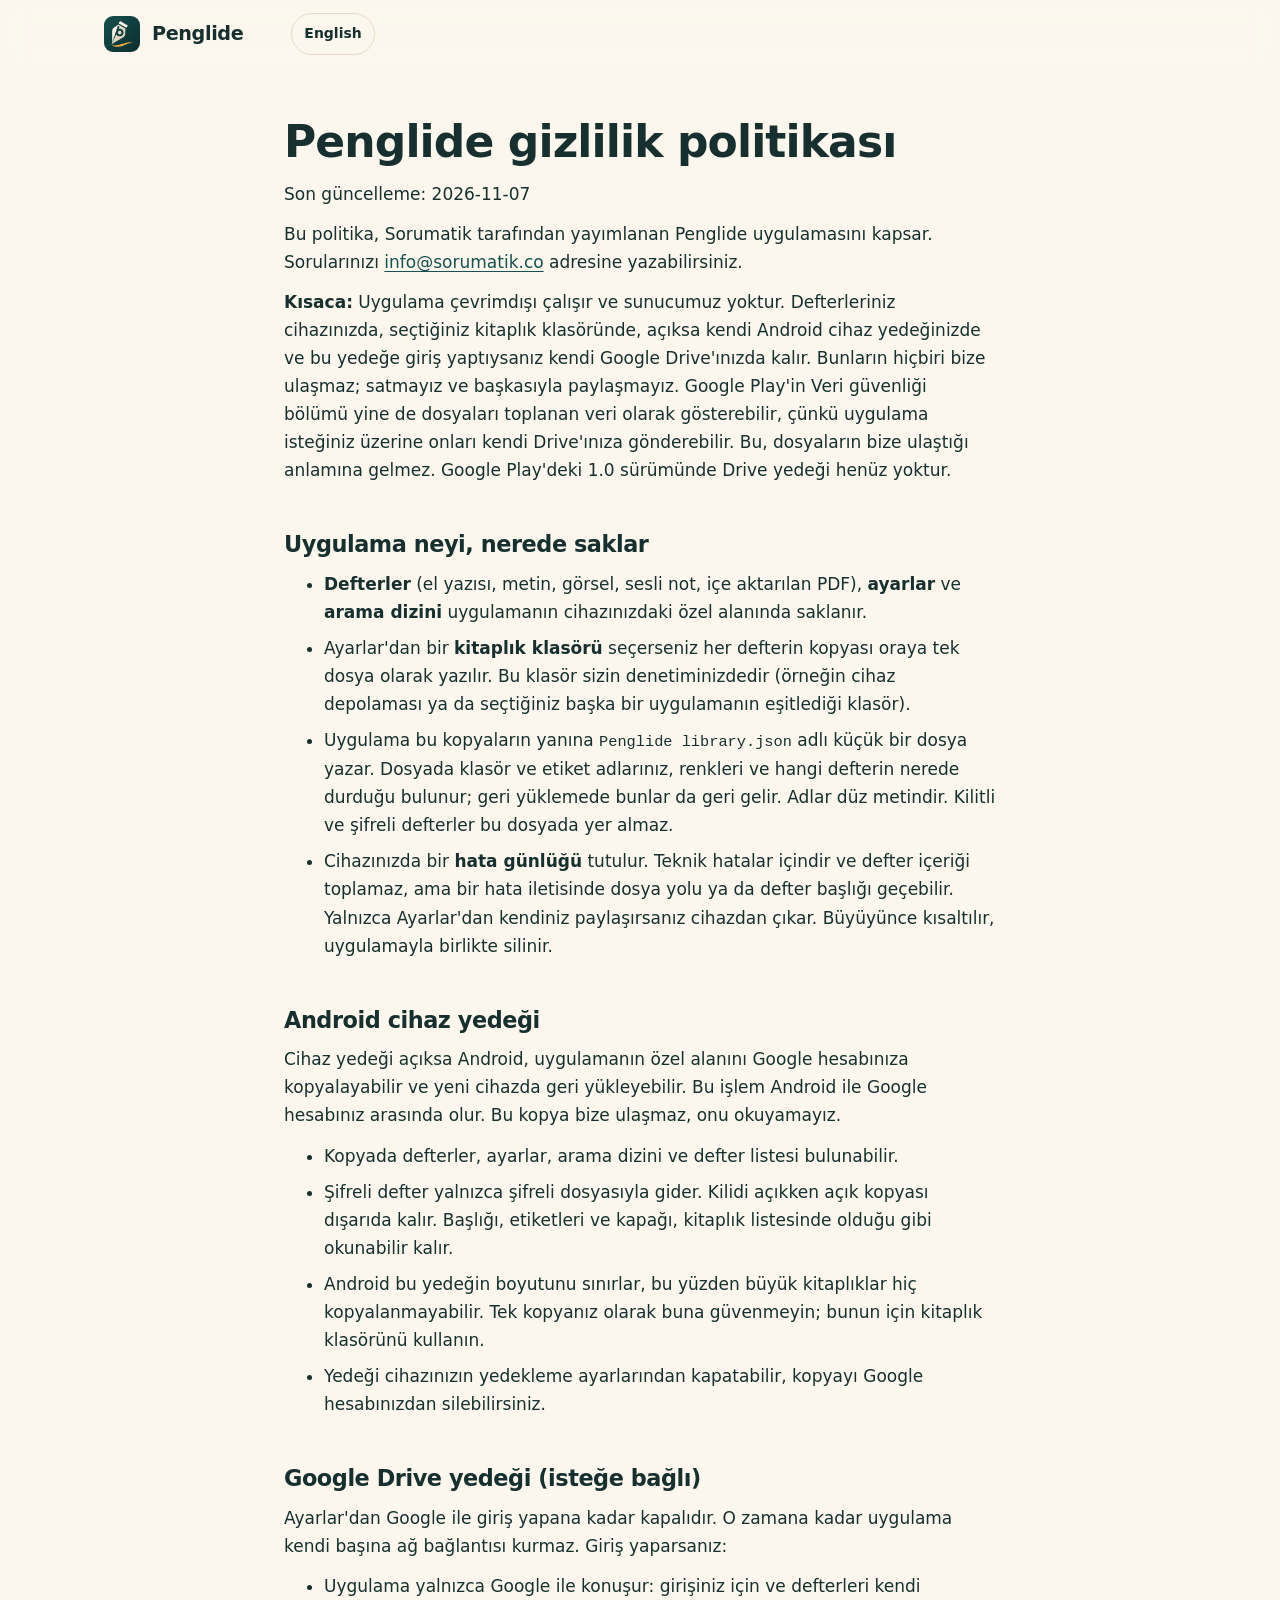
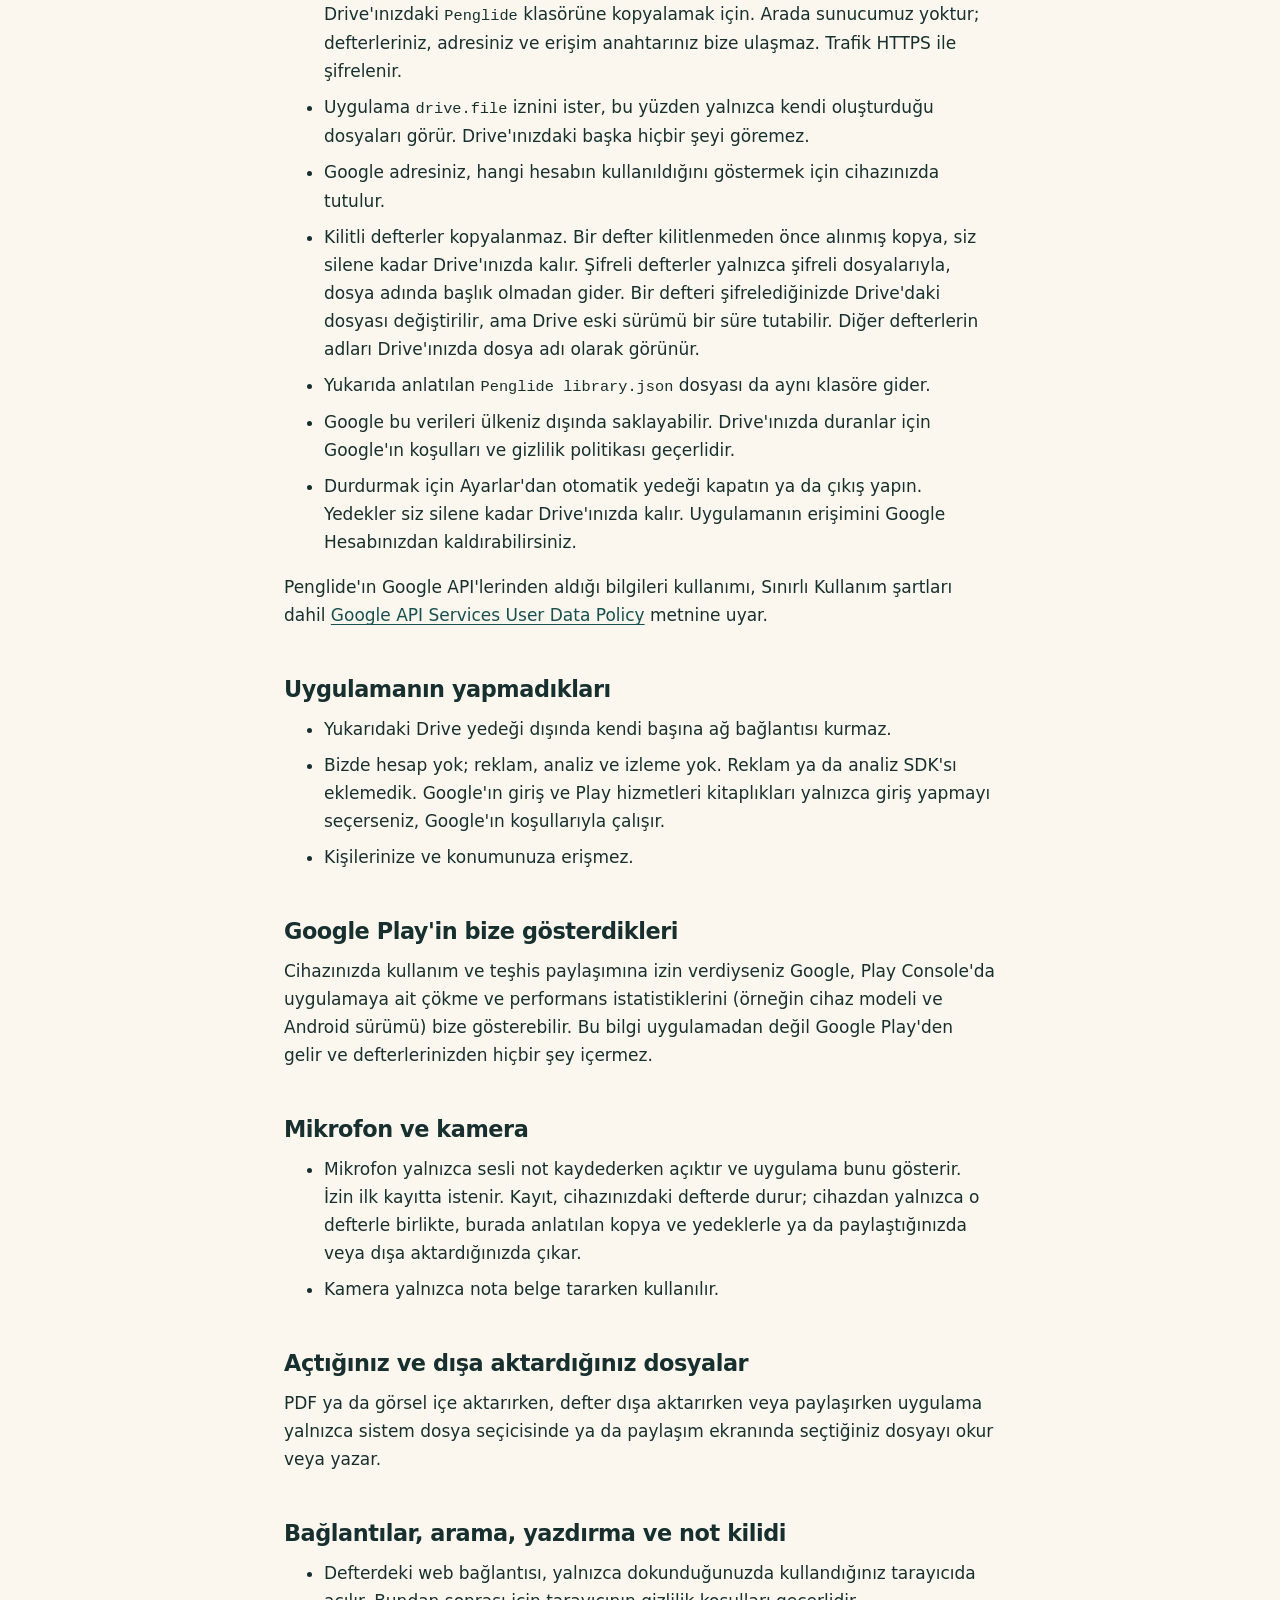
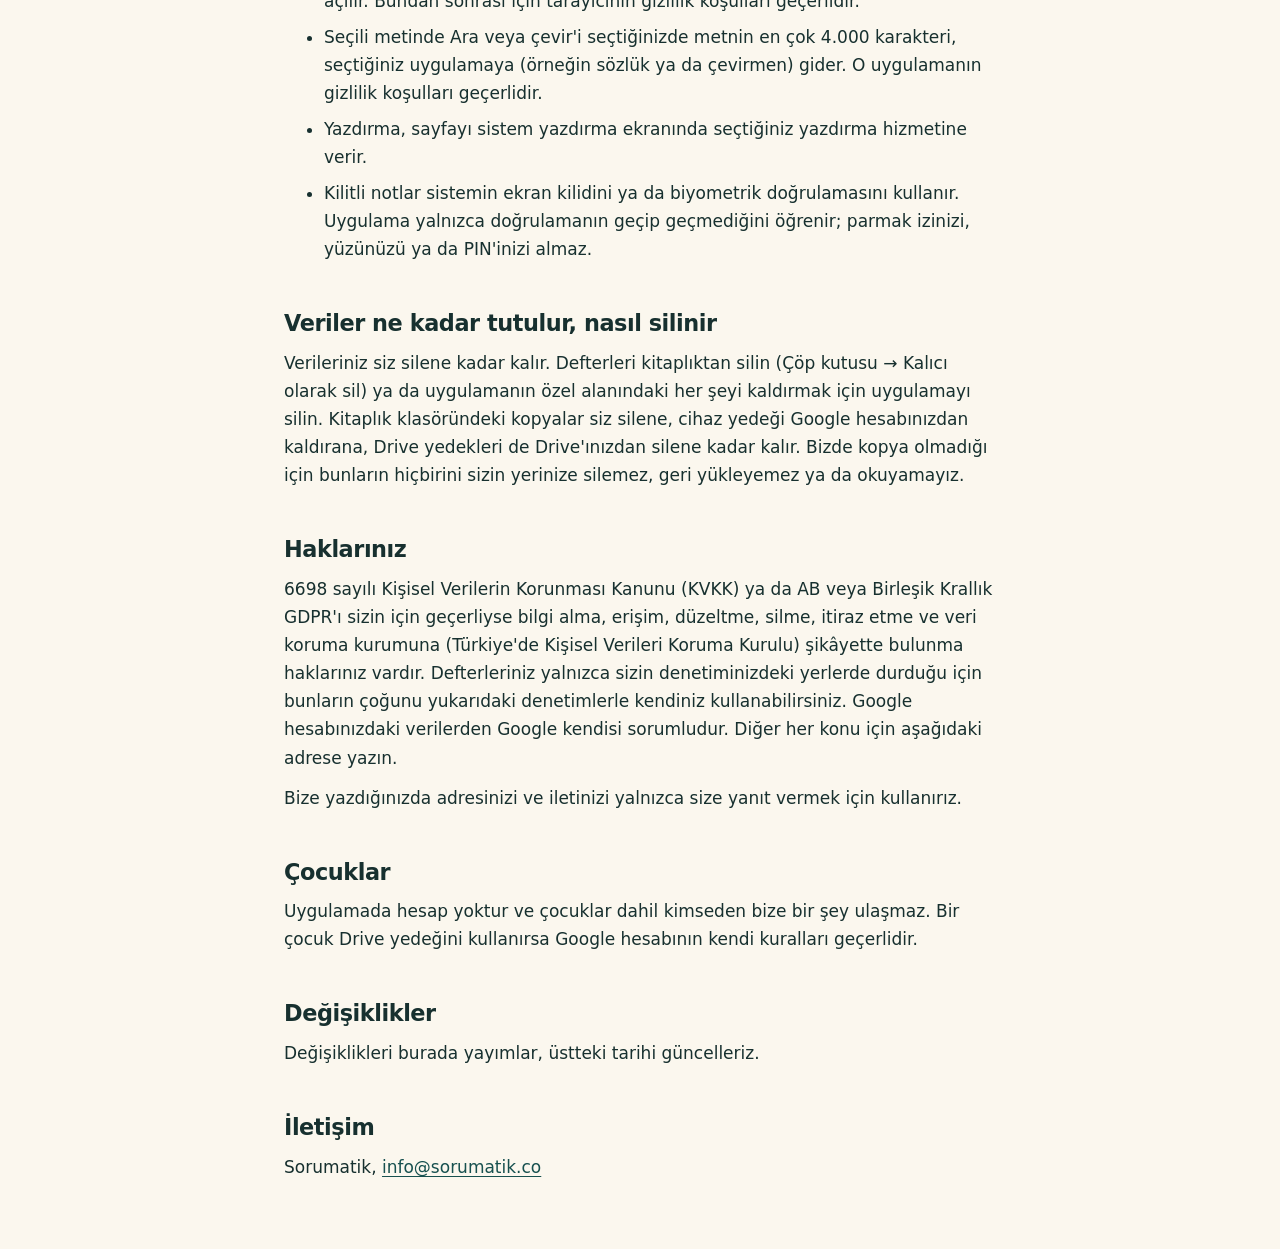
<file: privacy-tr.html>
<!doctype html>
<html lang="tr">
<head>
<meta charset="utf-8">
<meta name="viewport" content="width=device-width,initial-scale=1">
<title>Penglide gizlilik politikası</title>
<link rel="canonical" href="https://ozkanceng.github.io/penglide/privacy-tr.html">
<link rel="icon" href="favicon.svg" type="image/svg+xml">
<link rel="apple-touch-icon" href="apple-touch-icon.png">
<link rel="stylesheet" href="assets/site.css">
<meta name="theme-color" content="#0b2e30">
</head>
<body>
<a class="skip" href="#main">İçeriğe geç</a>
<header class="site-header"><div class="wrap bar">
<a class="brand" href="tr/"><img src="img/logo-256.png" width="36" height="36" alt="">Penglide</a>
<div class="bar-end"><a class="lang" href="privacy.html" hreflang="en" lang="en">English</a></div>
</div></header>
<main id="main" class="doc">
<h1>Penglide gizlilik politikası</h1>
<p>Son güncelleme: 2026-11-07</p>
<p>Bu politika, Sorumatik tarafından yayımlanan Penglide uygulamasını kapsar. Sorularınızı <a href="mailto:info@sorumatik.co">info@sorumatik.co</a> adresine yazabilirsiniz.</p>
<p><strong>Kısaca:</strong> Uygulama çevrimdışı çalışır ve sunucumuz yoktur. Defterleriniz cihazınızda, seçtiğiniz kitaplık klasöründe, açıksa kendi Android cihaz yedeğinizde ve bu yedeğe giriş yaptıysanız kendi Google Drive'ınızda kalır. Bunların hiçbiri bize ulaşmaz; satmayız ve başkasıyla paylaşmayız. Google Play'in Veri güvenliği bölümü yine de dosyaları toplanan veri olarak gösterebilir, çünkü uygulama isteğiniz üzerine onları kendi Drive'ınıza gönderebilir. Bu, dosyaların bize ulaştığı anlamına gelmez. Google Play'deki 1.0 sürümünde Drive yedeği henüz yoktur.</p>
<h2>Uygulama neyi, nerede saklar</h2>
<ul><li><strong>Defterler</strong> (el yazısı, metin, görsel, sesli not, içe aktarılan PDF), <strong>ayarlar</strong> ve <strong>arama dizini</strong> uygulamanın cihazınızdaki özel alanında saklanır.</li><li>Ayarlar'dan bir <strong>kitaplık klasörü</strong> seçerseniz her defterin kopyası oraya tek dosya olarak yazılır. Bu klasör sizin denetiminizdedir (örneğin cihaz depolaması ya da seçtiğiniz başka bir uygulamanın eşitlediği klasör).</li><li>Uygulama bu kopyaların yanına <code>Penglide library.json</code> adlı küçük bir dosya yazar. Dosyada klasör ve etiket adlarınız, renkleri ve hangi defterin nerede durduğu bulunur; geri yüklemede bunlar da geri gelir. Adlar düz metindir. Kilitli ve şifreli defterler bu dosyada yer almaz.</li><li>Cihazınızda bir <strong>hata günlüğü</strong> tutulur. Teknik hatalar içindir ve defter içeriği toplamaz, ama bir hata iletisinde dosya yolu ya da defter başlığı geçebilir. Yalnızca Ayarlar'dan kendiniz paylaşırsanız cihazdan çıkar. Büyüyünce kısaltılır, uygulamayla birlikte silinir.</li></ul>
<h2>Android cihaz yedeği</h2>
<p>Cihaz yedeği açıksa Android, uygulamanın özel alanını Google hesabınıza kopyalayabilir ve yeni cihazda geri yükleyebilir. Bu işlem Android ile Google hesabınız arasında olur. Bu kopya bize ulaşmaz, onu okuyamayız.</p>
<ul><li>Kopyada defterler, ayarlar, arama dizini ve defter listesi bulunabilir.</li><li>Şifreli defter yalnızca şifreli dosyasıyla gider. Kilidi açıkken açık kopyası dışarıda kalır. Başlığı, etiketleri ve kapağı, kitaplık listesinde olduğu gibi okunabilir kalır.</li><li>Android bu yedeğin boyutunu sınırlar, bu yüzden büyük kitaplıklar hiç kopyalanmayabilir. Tek kopyanız olarak buna güvenmeyin; bunun için kitaplık klasörünü kullanın.</li><li>Yedeği cihazınızın yedekleme ayarlarından kapatabilir, kopyayı Google hesabınızdan silebilirsiniz.</li></ul>
<h2>Google Drive yedeği (isteğe bağlı)</h2>
<p>Ayarlar'dan Google ile giriş yapana kadar kapalıdır. O zamana kadar uygulama kendi başına ağ bağlantısı kurmaz. Giriş yaparsanız:</p>
<ul><li>Uygulama yalnızca Google ile konuşur: girişiniz için ve defterleri kendi Drive'ınızdaki <code>Penglide</code> klasörüne kopyalamak için. Arada sunucumuz yoktur; defterleriniz, adresiniz ve erişim anahtarınız bize ulaşmaz. Trafik HTTPS ile şifrelenir.</li><li>Uygulama <code>drive.file</code> iznini ister, bu yüzden yalnızca kendi oluşturduğu dosyaları görür. Drive'ınızdaki başka hiçbir şeyi göremez.</li><li>Google adresiniz, hangi hesabın kullanıldığını göstermek için cihazınızda tutulur.</li><li>Kilitli defterler kopyalanmaz. Bir defter kilitlenmeden önce alınmış kopya, siz silene kadar Drive'ınızda kalır. Şifreli defterler yalnızca şifreli dosyalarıyla, dosya adında başlık olmadan gider. Bir defteri şifrelediğinizde Drive'daki dosyası değiştirilir, ama Drive eski sürümü bir süre tutabilir. Diğer defterlerin adları Drive'ınızda dosya adı olarak görünür.</li><li>Yukarıda anlatılan <code>Penglide library.json</code> dosyası da aynı klasöre gider.</li><li>Google bu verileri ülkeniz dışında saklayabilir. Drive'ınızda duranlar için Google'ın koşulları ve gizlilik politikası geçerlidir.</li><li>Durdurmak için Ayarlar'dan otomatik yedeği kapatın ya da çıkış yapın. Yedekler siz silene kadar Drive'ınızda kalır. Uygulamanın erişimini Google Hesabınızdan kaldırabilirsiniz.</li></ul>
<p>Penglide'ın Google API'lerinden aldığı bilgileri kullanımı, Sınırlı Kullanım şartları dahil <a href="https://developers.google.com/terms/api-services-user-data-policy">Google API Services User Data Policy</a> metnine uyar.</p>
<h2>Uygulamanın yapmadıkları</h2>
<ul><li>Yukarıdaki Drive yedeği dışında kendi başına ağ bağlantısı kurmaz.</li><li>Bizde hesap yok; reklam, analiz ve izleme yok. Reklam ya da analiz SDK'sı eklemedik. Google'ın giriş ve Play hizmetleri kitaplıkları yalnızca giriş yapmayı seçerseniz, Google'ın koşullarıyla çalışır.</li><li>Kişilerinize ve konumunuza erişmez.</li></ul>
<h2>Google Play'in bize gösterdikleri</h2>
<p>Cihazınızda kullanım ve teşhis paylaşımına izin verdiyseniz Google, Play Console'da uygulamaya ait çökme ve performans istatistiklerini (örneğin cihaz modeli ve Android sürümü) bize gösterebilir. Bu bilgi uygulamadan değil Google Play'den gelir ve defterlerinizden hiçbir şey içermez.</p>
<h2>Mikrofon ve kamera</h2>
<ul><li>Mikrofon yalnızca sesli not kaydederken açıktır ve uygulama bunu gösterir. İzin ilk kayıtta istenir. Kayıt, cihazınızdaki defterde durur; cihazdan yalnızca o defterle birlikte, burada anlatılan kopya ve yedeklerle ya da paylaştığınızda veya dışa aktardığınızda çıkar.</li><li>Kamera yalnızca nota belge tararken kullanılır.</li></ul>
<h2>Açtığınız ve dışa aktardığınız dosyalar</h2>
<p>PDF ya da görsel içe aktarırken, defter dışa aktarırken veya paylaşırken uygulama yalnızca sistem dosya seçicisinde ya da paylaşım ekranında seçtiğiniz dosyayı okur veya yazar.</p>
<h2>Bağlantılar, arama, yazdırma ve not kilidi</h2>
<ul><li>Defterdeki web bağlantısı, yalnızca dokunduğunuzda kullandığınız tarayıcıda açılır. Bundan sonrası için tarayıcının gizlilik koşulları geçerlidir.</li><li>Seçili metinde Ara veya çevir'i seçtiğinizde metnin en çok 4.000 karakteri, seçtiğiniz uygulamaya (örneğin sözlük ya da çevirmen) gider. O uygulamanın gizlilik koşulları geçerlidir.</li><li>Yazdırma, sayfayı sistem yazdırma ekranında seçtiğiniz yazdırma hizmetine verir.</li><li>Kilitli notlar sistemin ekran kilidini ya da biyometrik doğrulamasını kullanır. Uygulama yalnızca doğrulamanın geçip geçmediğini öğrenir; parmak izinizi, yüzünüzü ya da PIN'inizi almaz.</li></ul>
<h2>Veriler ne kadar tutulur, nasıl silinir</h2>
<p>Verileriniz siz silene kadar kalır. Defterleri kitaplıktan silin (Çöp kutusu → Kalıcı olarak sil) ya da uygulamanın özel alanındaki her şeyi kaldırmak için uygulamayı silin. Kitaplık klasöründeki kopyalar siz silene, cihaz yedeği Google hesabınızdan kaldırana, Drive yedekleri de Drive'ınızdan silene kadar kalır. Bizde kopya olmadığı için bunların hiçbirini sizin yerinize silemez, geri yükleyemez ya da okuyamayız.</p>
<h2>Haklarınız</h2>
<p>6698 sayılı Kişisel Verilerin Korunması Kanunu (KVKK) ya da AB veya Birleşik Krallık GDPR'ı sizin için geçerliyse bilgi alma, erişim, düzeltme, silme, itiraz etme ve veri koruma kurumuna (Türkiye'de Kişisel Verileri Koruma Kurulu) şikâyette bulunma haklarınız vardır. Defterleriniz yalnızca sizin denetiminizdeki yerlerde durduğu için bunların çoğunu yukarıdaki denetimlerle kendiniz kullanabilirsiniz. Google hesabınızdaki verilerden Google kendisi sorumludur. Diğer her konu için aşağıdaki adrese yazın.</p>
<p>Bize yazdığınızda adresinizi ve iletinizi yalnızca size yanıt vermek için kullanırız.</p>
<h2>Çocuklar</h2>
<p>Uygulamada hesap yoktur ve çocuklar dahil kimseden bize bir şey ulaşmaz. Bir çocuk Drive yedeğini kullanırsa Google hesabının kendi kuralları geçerlidir.</p>
<h2>Değişiklikler</h2>
<p>Değişiklikleri burada yayımlar, üstteki tarihi güncelleriz.</p>
<h2>İletişim</h2>
<p>Sorumatik, <a href="mailto:info@sorumatik.co">info@sorumatik.co</a></p>
</main>
<script src="assets/site.js" defer></script>
</body>
</html>
</file>
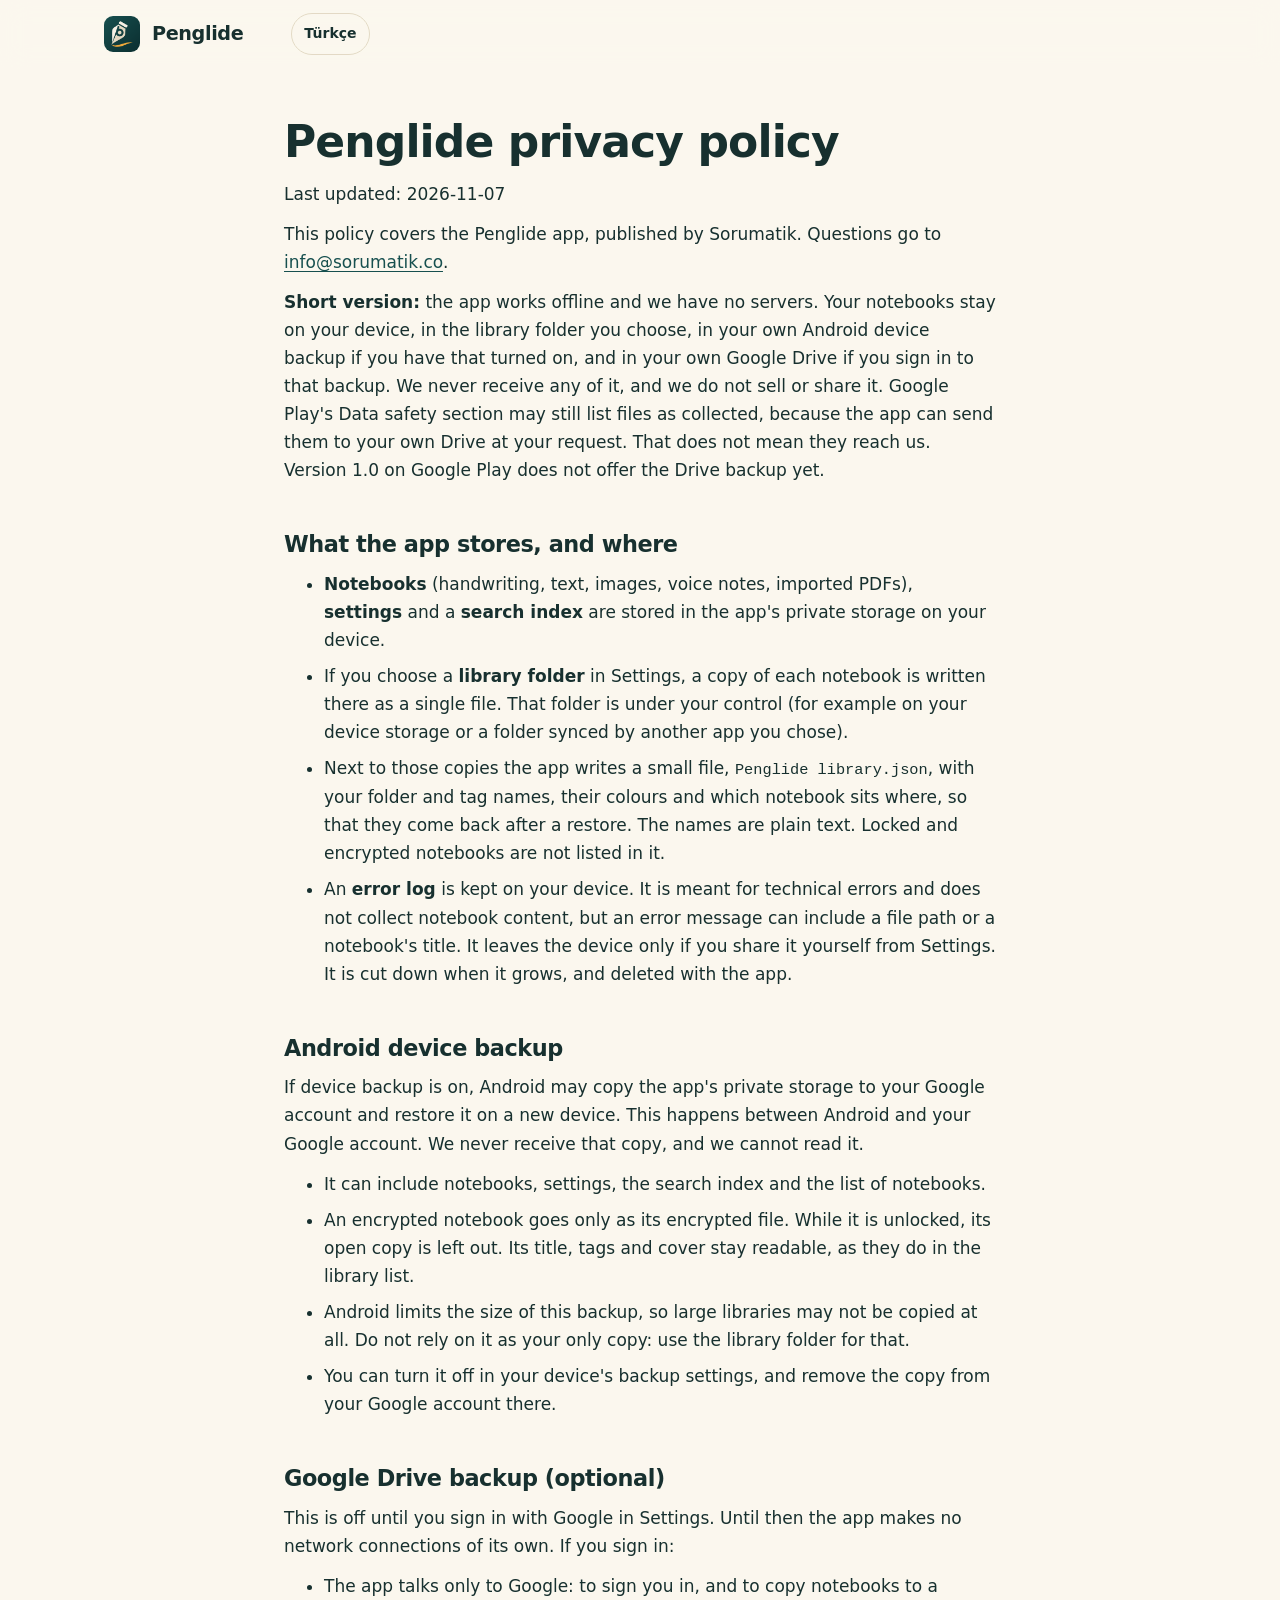
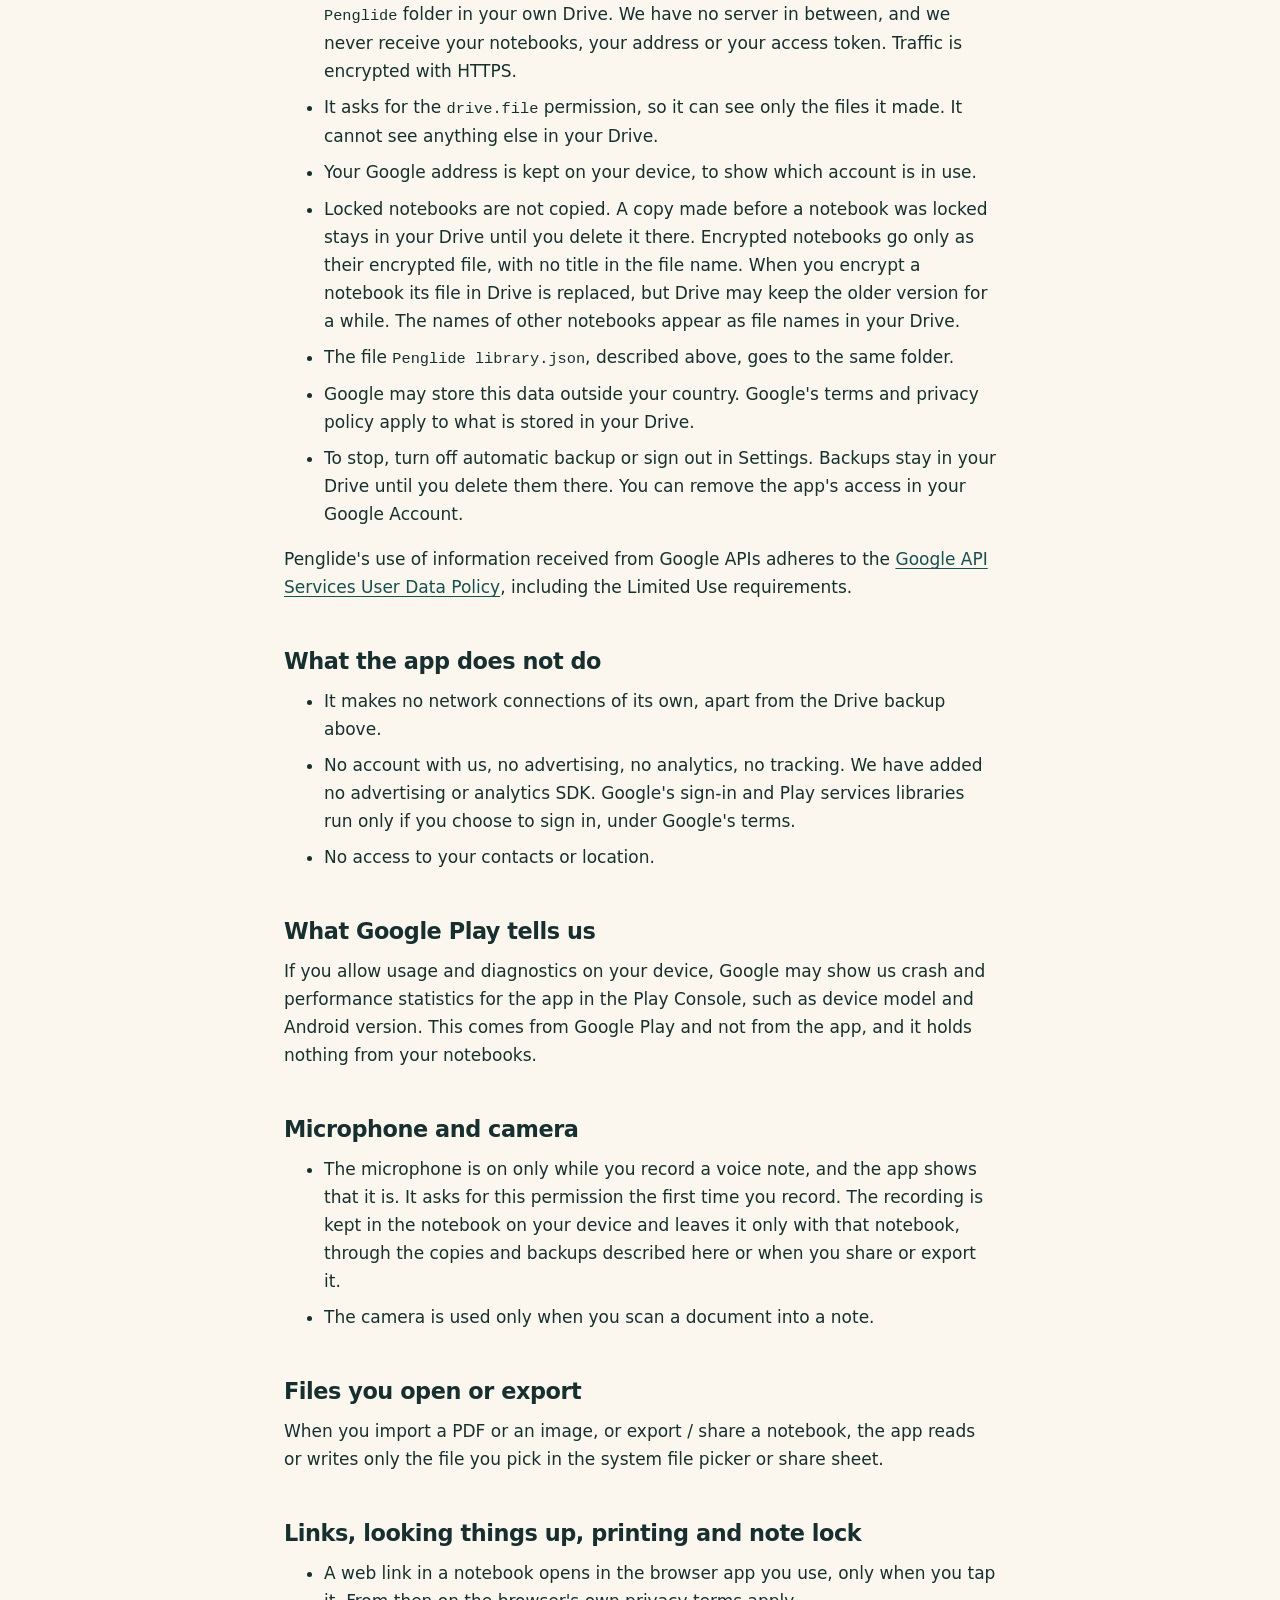
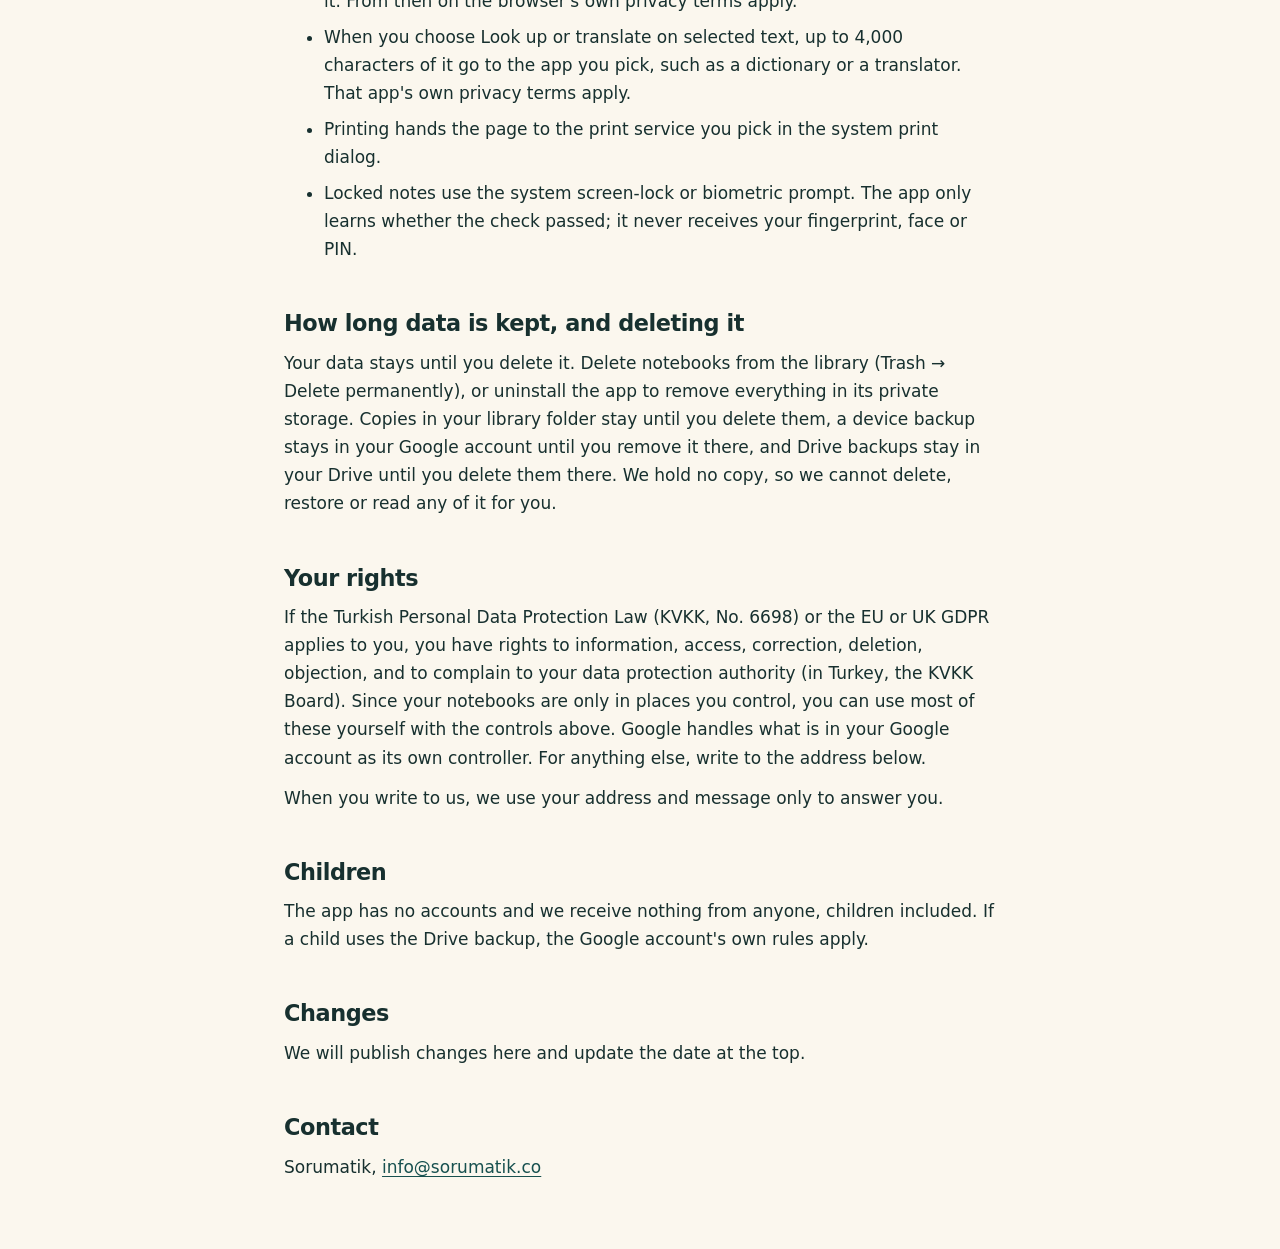
<file: privacy.html>
<!doctype html>
<html lang="en">
<head>
<meta charset="utf-8">
<meta name="viewport" content="width=device-width,initial-scale=1">
<title>Penglide privacy policy</title>
<link rel="canonical" href="https://ozkanceng.github.io/penglide/privacy.html">
<link rel="icon" href="favicon.svg" type="image/svg+xml">
<link rel="apple-touch-icon" href="apple-touch-icon.png">
<link rel="stylesheet" href="assets/site.css">
<meta name="theme-color" content="#0b2e30">
</head>
<body>
<a class="skip" href="#main">Skip to content</a>
<header class="site-header"><div class="wrap bar">
<a class="brand" href="./"><img src="img/logo-256.png" width="36" height="36" alt="">Penglide</a>
<div class="bar-end"><a class="lang" href="privacy-tr.html" hreflang="tr" lang="tr">Türkçe</a></div>
</div></header>
<main id="main" class="doc">
<h1>Penglide privacy policy</h1>
<p>Last updated: 2026-11-07</p>
<p>This policy covers the Penglide app, published by Sorumatik. Questions go to <a href="mailto:info@sorumatik.co">info@sorumatik.co</a>.</p>
<p><strong>Short version:</strong> the app works offline and we have no servers. Your notebooks stay on your device, in the library folder you choose, in your own Android device backup if you have that turned on, and in your own Google Drive if you sign in to that backup. We never receive any of it, and we do not sell or share it. Google Play's Data safety section may still list files as collected, because the app can send them to your own Drive at your request. That does not mean they reach us. Version 1.0 on Google Play does not offer the Drive backup yet.</p>
<h2>What the app stores, and where</h2>
<ul><li><strong>Notebooks</strong> (handwriting, text, images, voice notes, imported PDFs), <strong>settings</strong> and a <strong>search index</strong> are stored in the app's private storage on your device.</li><li>If you choose a <strong>library folder</strong> in Settings, a copy of each notebook is written there as a single file. That folder is under your control (for example on your device storage or a folder synced by another app you chose).</li><li>Next to those copies the app writes a small file, <code>Penglide library.json</code>, with your folder and tag names, their colours and which notebook sits where, so that they come back after a restore. The names are plain text. Locked and encrypted notebooks are not listed in it.</li><li>An <strong>error log</strong> is kept on your device. It is meant for technical errors and does not collect notebook content, but an error message can include a file path or a notebook's title. It leaves the device only if you share it yourself from Settings. It is cut down when it grows, and deleted with the app.</li></ul>
<h2>Android device backup</h2>
<p>If device backup is on, Android may copy the app's private storage to your Google account and restore it on a new device. This happens between Android and your Google account. We never receive that copy, and we cannot read it.</p>
<ul><li>It can include notebooks, settings, the search index and the list of notebooks.</li><li>An encrypted notebook goes only as its encrypted file. While it is unlocked, its open copy is left out. Its title, tags and cover stay readable, as they do in the library list.</li><li>Android limits the size of this backup, so large libraries may not be copied at all. Do not rely on it as your only copy: use the library folder for that.</li><li>You can turn it off in your device's backup settings, and remove the copy from your Google account there.</li></ul>
<h2>Google Drive backup (optional)</h2>
<p>This is off until you sign in with Google in Settings. Until then the app makes no network connections of its own. If you sign in:</p>
<ul><li>The app talks only to Google: to sign you in, and to copy notebooks to a <code>Penglide</code> folder in your own Drive. We have no server in between, and we never receive your notebooks, your address or your access token. Traffic is encrypted with HTTPS.</li><li>It asks for the <code>drive.file</code> permission, so it can see only the files it made. It cannot see anything else in your Drive.</li><li>Your Google address is kept on your device, to show which account is in use.</li><li>Locked notebooks are not copied. A copy made before a notebook was locked stays in your Drive until you delete it there. Encrypted notebooks go only as their encrypted file, with no title in the file name. When you encrypt a notebook its file in Drive is replaced, but Drive may keep the older version for a while. The names of other notebooks appear as file names in your Drive.</li><li>The file <code>Penglide library.json</code>, described above, goes to the same folder.</li><li>Google may store this data outside your country. Google's terms and privacy policy apply to what is stored in your Drive.</li><li>To stop, turn off automatic backup or sign out in Settings. Backups stay in your Drive until you delete them there. You can remove the app's access in your Google Account.</li></ul>
<p>Penglide's use of information received from Google APIs adheres to the <a href="https://developers.google.com/terms/api-services-user-data-policy">Google API Services User Data Policy</a>, including the Limited Use requirements.</p>
<h2>What the app does not do</h2>
<ul><li>It makes no network connections of its own, apart from the Drive backup above.</li><li>No account with us, no advertising, no analytics, no tracking. We have added no advertising or analytics SDK. Google's sign-in and Play services libraries run only if you choose to sign in, under Google's terms.</li><li>No access to your contacts or location.</li></ul>
<h2>What Google Play tells us</h2>
<p>If you allow usage and diagnostics on your device, Google may show us crash and performance statistics for the app in the Play Console, such as device model and Android version. This comes from Google Play and not from the app, and it holds nothing from your notebooks.</p>
<h2>Microphone and camera</h2>
<ul><li>The microphone is on only while you record a voice note, and the app shows that it is. It asks for this permission the first time you record. The recording is kept in the notebook on your device and leaves it only with that notebook, through the copies and backups described here or when you share or export it.</li><li>The camera is used only when you scan a document into a note.</li></ul>
<h2>Files you open or export</h2>
<p>When you import a PDF or an image, or export / share a notebook, the app reads or writes only the file you pick in the system file picker or share sheet.</p>
<h2>Links, looking things up, printing and note lock</h2>
<ul><li>A web link in a notebook opens in the browser app you use, only when you tap it. From then on the browser's own privacy terms apply.</li><li>When you choose Look up or translate on selected text, up to 4,000 characters of it go to the app you pick, such as a dictionary or a translator. That app's own privacy terms apply.</li><li>Printing hands the page to the print service you pick in the system print dialog.</li><li>Locked notes use the system screen-lock or biometric prompt. The app only learns whether the check passed; it never receives your fingerprint, face or PIN.</li></ul>
<h2>How long data is kept, and deleting it</h2>
<p>Your data stays until you delete it. Delete notebooks from the library (Trash → Delete permanently), or uninstall the app to remove everything in its private storage. Copies in your library folder stay until you delete them, a device backup stays in your Google account until you remove it there, and Drive backups stay in your Drive until you delete them there. We hold no copy, so we cannot delete, restore or read any of it for you.</p>
<h2>Your rights</h2>
<p>If the Turkish Personal Data Protection Law (KVKK, No. 6698) or the EU or UK GDPR applies to you, you have rights to information, access, correction, deletion, objection, and to complain to your data protection authority (in Turkey, the KVKK Board). Since your notebooks are only in places you control, you can use most of these yourself with the controls above. Google handles what is in your Google account as its own controller. For anything else, write to the address below.</p>
<p>When you write to us, we use your address and message only to answer you.</p>
<h2>Children</h2>
<p>The app has no accounts and we receive nothing from anyone, children included. If a child uses the Drive backup, the Google account's own rules apply.</p>
<h2>Changes</h2>
<p>We will publish changes here and update the date at the top.</p>
<h2>Contact</h2>
<p>Sorumatik, <a href="mailto:info@sorumatik.co">info@sorumatik.co</a></p>
</main>
<script src="assets/site.js" defer></script>
</body>
</html>
</file>
<file: assets/site.css>
/* Penglide site — shared styles. Tokens first, then components. No external requests. */
:root {
  color-scheme: light dark;

  /* colour tokens (brand: petrol, cream, amber) */
  --bg: #fbf7ee;
  --surface: #fffdf8;
  --surface-2: #f3ecdc;
  --fg: #17302f;
  --muted: #4a6261;
  --line: #e3d9c5;
  --brand: #17504f;
  --brand-ink: #0b2e30;
  --on-brand: #f7f1e5;
  --accent: #f0a93b;
  --accent-soft: #fbe7c2;
  --link: #17504f;
  --focus: #b86e00;
  --shadow: 0 1px 2px rgb(23 48 47 / 8%), 0 12px 32px rgb(23 48 47 / 12%);

  /* spacing scale */
  --s1: 4px;
  --s2: 8px;
  --s3: 12px;
  --s4: 16px;
  --s5: 24px;
  --s6: 32px;
  --s7: 48px;
  --s8: 72px;
  --s9: 112px;

  --radius: 16px;
  --radius-lg: 28px;
  --maxw: 1120px;
  --font: system-ui, -apple-system, 'Segoe UI', Roboto, 'Helvetica Neue', Arial, sans-serif;
}

@media (prefers-color-scheme: dark) {
  :root {
    --bg: #08201f;
    --surface: #0f3231;
    --surface-2: #123b3c;
    --fg: #eaf2ef;
    --muted: #a9c2be;
    --line: #21504f;
    --brand: #f0a93b;
    --brand-ink: #0b2e30;
    --on-brand: #0b2e30;
    --accent-soft: #3a3219;
    --link: #f0a93b;
    --focus: #ffc766;
    --shadow: 0 1px 2px rgb(0 0 0 / 30%), 0 12px 32px rgb(0 0 0 / 40%);
  }
}

*,
*::before,
*::after {
  box-sizing: border-box;
}

html {
  scroll-behavior: smooth;
  scroll-padding-top: 88px;
  -webkit-text-size-adjust: 100%;
}

body {
  margin: 0;
  background: var(--bg);
  color: var(--fg);
  font: 1.0625rem/1.65 var(--font);
  -webkit-font-smoothing: antialiased;
}

img {
  display: block;
  max-width: 100%;
  height: auto;
}

a {
  color: var(--link);
  text-underline-offset: 0.2em;
}

:focus-visible {
  outline: 3px solid var(--focus);
  outline-offset: 3px;
  border-radius: 6px;
}

.skip {
  position: absolute;
  left: var(--s4);
  top: -80px;
  z-index: 100;
  padding: var(--s3) var(--s4);
  background: var(--brand);
  color: var(--on-brand);
  border-radius: 8px;
}

.skip:focus {
  top: var(--s3);
}

.wrap {
  width: 100%;
  max-width: var(--maxw);
  margin: 0 auto;
  padding: 0 var(--s5);
}

h1,
h2,
h3 {
  margin: 0;
  line-height: 1.15;
  letter-spacing: -0.02em;
  text-wrap: balance;
}

h1 {
  font-size: clamp(2.25rem, 5.2vw + 0.5rem, 4rem);
  font-weight: 800;
}

h2 {
  font-size: clamp(1.75rem, 3vw + 0.75rem, 2.6rem);
  font-weight: 750;
}

h3 {
  font-size: 1.15rem;
  font-weight: 700;
  letter-spacing: -0.01em;
}

p {
  margin: 0;
}

.eyebrow {
  display: inline-block;
  margin-bottom: var(--s3);
  padding: var(--s1) var(--s3);
  border-radius: 999px;
  background: var(--accent-soft);
  color: var(--fg);
  font-size: 0.8125rem;
  font-weight: 700;
  letter-spacing: 0.04em;
  text-transform: uppercase;
}

.lead {
  max-width: 34em;
  margin-top: var(--s4);
  color: var(--muted);
  font-size: clamp(1.1rem, 1vw + 0.9rem, 1.3rem);
}

/* ---------- header ---------- */
.site-header {
  position: sticky;
  top: 0;
  z-index: 50;
  background: color-mix(in srgb, var(--bg) 88%, transparent);
  backdrop-filter: saturate(1.4) blur(14px);
  -webkit-backdrop-filter: saturate(1.4) blur(14px);
  border-bottom: 1px solid transparent;
  transition: border-color 0.2s;
}

.site-header.scrolled {
  border-bottom-color: var(--line);
}

.bar {
  display: flex;
  align-items: center;
  gap: var(--s5);
  min-height: 68px;
}

.brand {
  display: inline-flex;
  align-items: center;
  gap: var(--s3);
  color: var(--fg);
  font-size: 1.2rem;
  font-weight: 800;
  letter-spacing: -0.02em;
  text-decoration: none;
}

.brand img {
  width: 36px;
  height: 36px;
  border-radius: 9px;
}

.nav {
  display: none;
  gap: var(--s5);
  margin-left: auto;
}

.nav a {
  color: var(--muted);
  font-size: 0.95rem;
  font-weight: 600;
  text-decoration: none;
}

.nav a:hover {
  color: var(--fg);
}

.bar-end {
  display: flex;
  align-items: center;
  gap: var(--s3);
  margin-left: auto;
}

.lang {
  padding: var(--s2) var(--s3);
  border: 1px solid var(--line);
  border-radius: 999px;
  color: var(--fg);
  font-size: 0.875rem;
  font-weight: 700;
  text-decoration: none;
}

.lang:hover {
  background: var(--surface-2);
}

.bar-end .btn {
  min-height: 40px;
  padding: 0 var(--s4);
  font-size: 0.9rem;
  white-space: nowrap;
}

.bar-end .lang {
  white-space: nowrap;
}

@media (max-width: 420px) {
  .bar {
    gap: var(--s3);
  }

  .bar-end {
    gap: var(--s2);
  }

  .brand {
    font-size: 1.05rem;
    gap: var(--s2);
  }
}

@media (min-width: 900px) {
  .nav {
    display: flex;
  }

  .bar-end {
    margin-left: var(--s5);
  }
}

/* ---------- buttons ---------- */
.btn {
  display: inline-flex;
  align-items: center;
  justify-content: center;
  gap: var(--s2);
  min-height: 48px;
  padding: 0 var(--s5);
  border: 2px solid var(--brand);
  border-radius: 999px;
  background: var(--brand);
  color: var(--on-brand);
  font: inherit;
  font-size: 1rem;
  font-weight: 700;
  line-height: 1;
  text-decoration: none;
  transition: transform 0.15s, box-shadow 0.15s;
}

.btn:hover {
  transform: translateY(-2px);
  box-shadow: var(--shadow);
}

.btn.ghost {
  background: transparent;
  color: var(--fg);
  border-color: var(--line);
}

.btn small {
  display: block;
  font-size: 0.7rem;
  font-weight: 600;
  opacity: 0.8;
  letter-spacing: 0.02em;
}

.btn.store {
  flex-direction: column;
  gap: 2px;
  padding: var(--s2) var(--s5);
  align-items: flex-start;
  min-width: 168px;
}

.cta-row .btn.store {
  flex: 1 1 168px;
  max-width: 260px;
}

.btn.store span {
  font-size: 1.05rem;
}

.cta-row {
  display: flex;
  flex-wrap: wrap;
  gap: var(--s3);
  margin-top: var(--s6);
}

.note {
  margin-top: var(--s4);
  color: var(--muted);
  font-size: 0.9rem;
}

/* ---------- hero ---------- */
.hero {
  padding: var(--s7) 0 var(--s8);
}

.hero-grid {
  display: grid;
  gap: var(--s7);
  align-items: center;
}

.device {
  overflow: hidden;
  border-radius: var(--radius-lg);
  box-shadow: var(--shadow);
  background: var(--surface-2);
}

.device img {
  width: 100%;
}

.hero .device {
  max-width: 520px;
  justify-self: center;
}

@media (min-width: 900px) {
  .hero {
    padding: var(--s8) 0 var(--s9);
  }

  .hero-grid {
    grid-template-columns: 1.05fr 0.95fr;
  }

  .hero .device {
    justify-self: end;
    transform: rotate(1.5deg);
  }
}

/* ---------- trust strip ---------- */
.strip {
  border-block: 1px solid var(--line);
  background: var(--surface);
}

.strip ul {
  display: flex;
  flex-wrap: wrap;
  justify-content: center;
  gap: var(--s2) var(--s6);
  margin: 0;
  padding: var(--s4) 0;
  list-style: none;
  font-weight: 650;
}

.strip li::before {
  content: '';
  display: inline-block;
  width: 8px;
  height: 8px;
  margin-right: var(--s2);
  border-radius: 50%;
  background: var(--accent);
}

/* ---------- sections ---------- */
section {
  padding: var(--s8) 0;
}

.split {
  display: grid;
  gap: var(--s7);
  align-items: center;
}

.split .device {
  max-width: 560px;
  justify-self: center;
}

.split.wide .device {
  max-width: 640px;
}

@media (min-width: 900px) {
  section {
    padding: var(--s9) 0;
  }

  .split {
    grid-template-columns: 1fr 1fr;
    gap: var(--s8);
  }

  .split.flip .device {
    order: -1;
  }
}

.alt {
  background: var(--surface);
  border-block: 1px solid var(--line);
}

.points {
  display: grid;
  gap: var(--s3);
  margin: var(--s6) 0 0;
  padding: 0;
  list-style: none;
}

.points li {
  padding: var(--s4) var(--s5);
  border: 1px solid var(--line);
  border-left: 4px solid var(--accent);
  border-radius: var(--radius);
  background: var(--bg);
}

.alt .points li {
  background: var(--surface-2);
}

.points b {
  display: block;
  margin-bottom: 2px;
}

.points span {
  color: var(--muted);
  font-size: 0.97rem;
}

@media (min-width: 700px) {
  .points.cols {
    grid-template-columns: repeat(2, 1fr);
  }
}

@media (min-width: 1000px) {
  .points.cols {
    grid-template-columns: repeat(3, 1fr);
  }
}

.fine {
  margin-top: var(--s5);
  color: var(--muted);
  font-size: 0.92rem;
}

/* ---------- gallery ---------- */
.gallery-head {
  display: flex;
  flex-wrap: wrap;
  align-items: end;
  justify-content: space-between;
  gap: var(--s4);
  margin-bottom: var(--s6);
}

.arrows {
  display: none;
  gap: var(--s2);
}

.js .arrows {
  display: flex;
}

.arrows button {
  width: 48px;
  height: 48px;
  border: 1px solid var(--line);
  border-radius: 50%;
  background: var(--surface);
  color: var(--fg);
  font: inherit;
  font-size: 1.25rem;
  cursor: pointer;
}

.arrows button:hover {
  background: var(--surface-2);
}

.track {
  display: flex;
  gap: var(--s5);
  margin: 0;
  --edge: max(var(--s5), calc((100vw - var(--maxw)) / 2 + var(--s5)));
  padding: 0 var(--edge) var(--s5);
  overflow-x: auto;
  list-style: none;
  scroll-snap-type: x mandatory;
  scroll-padding-inline: var(--edge);
  scrollbar-width: thin;
}

.track li {
  flex: 0 0 min(86vw, 680px);
  scroll-snap-align: start;
}

.track img {
  width: 100%;
  border-radius: var(--radius);
  box-shadow: var(--shadow);
}

.track figcaption {
  padding: var(--s3) var(--s1) 0;
  color: var(--muted);
  font-size: 0.95rem;
}

.track figure {
  margin: 0;
}

/* ---------- privacy block ---------- */
.privacy {
  background: var(--brand-ink);
  color: #eaf2ef;
  border-block: 0;
}

.privacy h2 {
  color: #f7f1e5;
}

.privacy .eyebrow {
  background: #21504f;
  color: #f7f1e5;
}

.privacy .lead {
  color: #bcd2ce;
}

.facts {
  display: grid;
  gap: var(--s4);
  margin: var(--s7) 0 0;
  padding: 0;
  list-style: none;
}

@media (min-width: 700px) {
  .facts {
    grid-template-columns: repeat(2, 1fr);
  }
}

@media (min-width: 1000px) {
  .facts {
    grid-template-columns: repeat(3, 1fr);
  }
}

.facts li {
  padding: var(--s5);
  border: 1px solid #21504f;
  border-radius: var(--radius);
  background: #0f3a3b;
}

.facts b {
  display: block;
  margin-bottom: var(--s1);
  color: #f0a93b;
}

.facts span {
  color: #bcd2ce;
  font-size: 0.97rem;
}

.privacy a {
  color: #f0a93b;
}

/* ---------- faq ---------- */
.faq {
  max-width: 780px;
  margin: var(--s6) auto 0;
}

details {
  border-bottom: 1px solid var(--line);
}

summary {
  position: relative;
  padding: var(--s4) var(--s7) var(--s4) 0;
  font-weight: 700;
  cursor: pointer;
  list-style: none;
}

summary::-webkit-details-marker {
  display: none;
}

summary::after {
  content: '+';
  position: absolute;
  right: var(--s2);
  top: 50%;
  translate: 0 -50%;
  font-size: 1.5rem;
  font-weight: 400;
  color: var(--muted);
}

details[open] summary::after {
  content: '\2212';
}

details p {
  padding: 0 0 var(--s5);
  color: var(--muted);
}

.center {
  text-align: center;
}

.center .lead {
  margin-inline: auto;
}

/* ---------- final cta ---------- */
.final {
  text-align: center;
}

.final .cta-row {
  justify-content: center;
}

.final .device {
  max-width: 96px;
  margin: 0 auto var(--s5);
  border-radius: 24px;
}

/* ---------- footer ---------- */
.site-footer {
  padding: var(--s7) 0;
  border-top: 1px solid var(--line);
  color: var(--muted);
  font-size: 0.95rem;
}

.foot {
  display: flex;
  flex-wrap: wrap;
  align-items: center;
  justify-content: space-between;
  gap: var(--s4) var(--s6);
}

.foot nav {
  display: flex;
  flex-wrap: wrap;
  gap: var(--s2) var(--s5);
}

/* ---------- legal / simple pages ---------- */
.doc {
  max-width: 760px;
  margin: 0 auto;
  padding: var(--s7) var(--s5) var(--s8);
}

.doc h1 {
  font-size: clamp(2rem, 4vw + 0.5rem, 2.75rem);
}

.doc h2 {
  margin-top: var(--s7);
  font-size: 1.4rem;
}

.doc p,
.doc ul {
  margin-top: var(--s3);
}

.doc li {
  margin-top: var(--s2);
}

.doc code {
  font-size: 0.9em;
  overflow-wrap: anywhere;
}

.doc .meta {
  margin-top: var(--s3);
  color: var(--muted);
}

/* ---------- motion ---------- */
@media (prefers-reduced-motion: reduce) {
  html {
    scroll-behavior: auto;
  }

  .btn,
  .btn:hover,
  .hero .device {
    transition: none;
    transform: none;
  }
}

@media print {
  .site-header,
  .arrows,
  .cta-row {
    display: none;
  }
}
</file>
